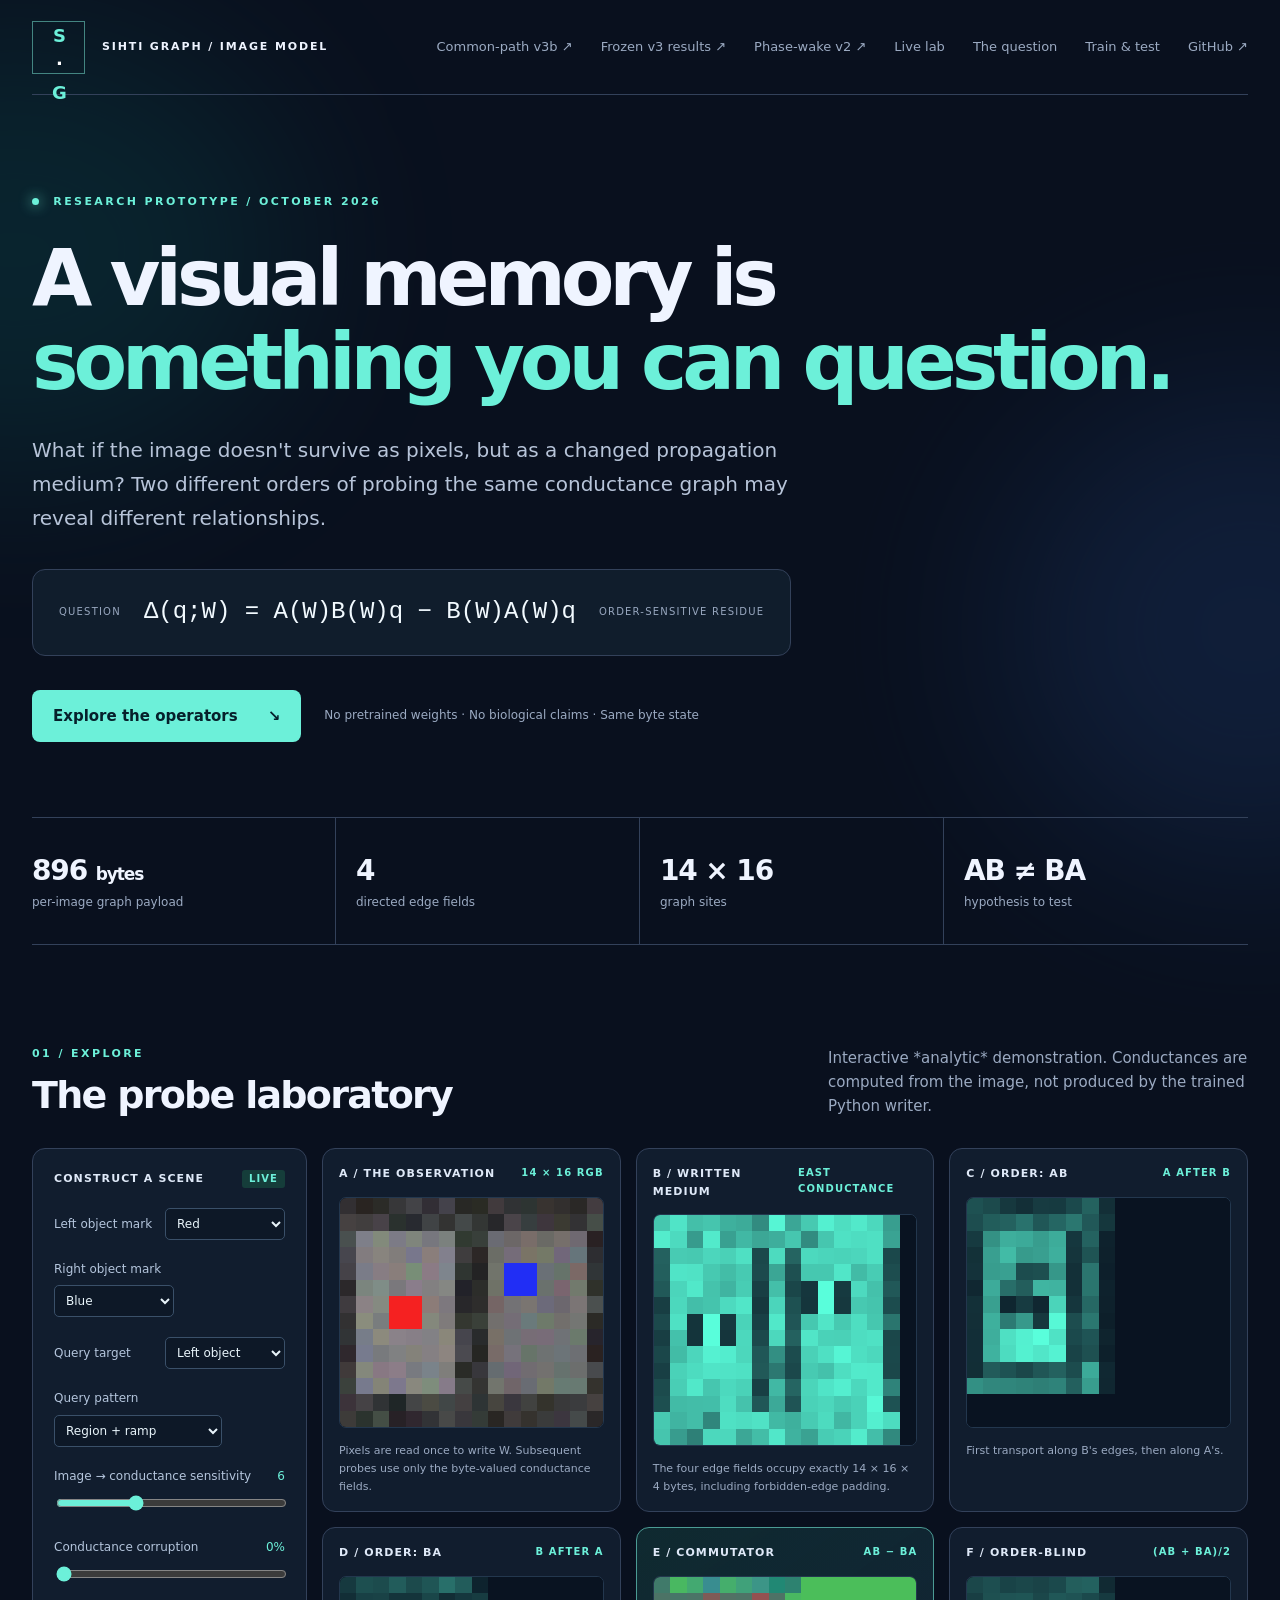
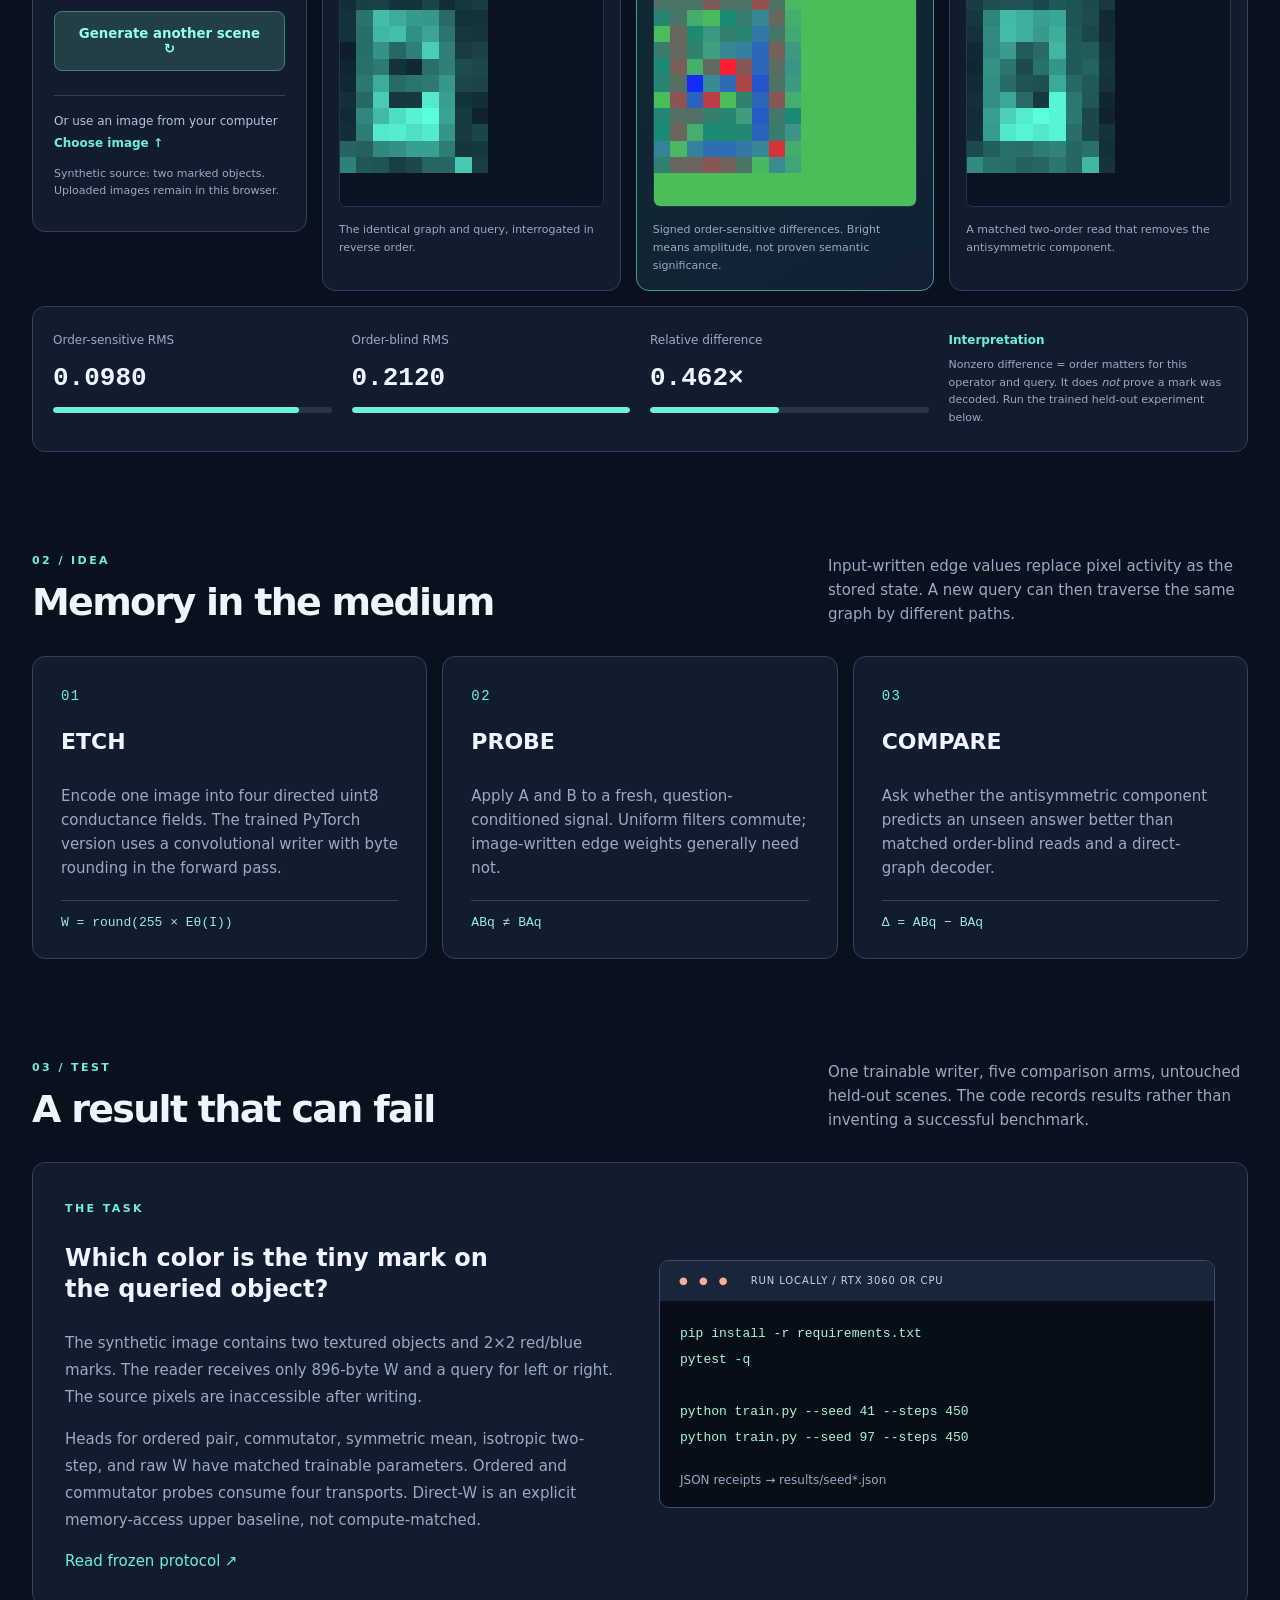
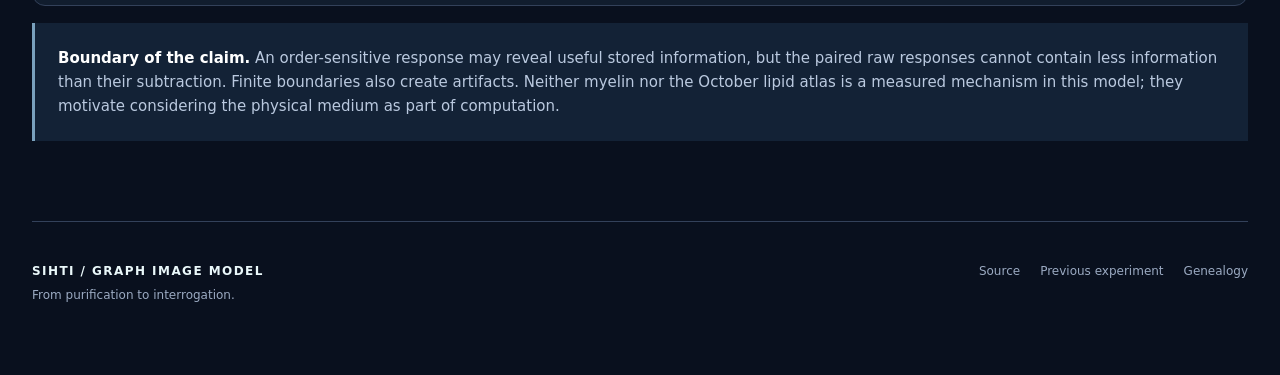
<file: index.html>
<!doctype html>
<html lang="en">
<head>
  <meta charset="utf-8">
  <meta name="viewport" content="width=device-width,initial-scale=1">
  <meta name="theme-color" content="#09101e">
  <title>Sihti Graph Image Model | Questioning a visual memory</title>
  <meta name="description" content="An interactive research lab for order-sensitive probes of image-written conductance memory.">
  <link rel="stylesheet" href="style.css">
</head>
<body>
<div class="orb orb-one"></div><div class="orb orb-two"></div>
<div class="shell">
  <header class="topbar">
    <a href="#" class="brand"><span class="glyph">S<span>·</span>G</span><span>SIHTI GRAPH / IMAGE MODEL</span></a>
    <nav aria-label="Main links"><a href="interferometry.html">Common-path v3b ↗</a><a href="restricted_ports.html">Frozen v3 results ↗</a><a href="speedzones.html">Phase-wake v2 ↗</a><a href="#lab">Live lab</a><a href="#theory">The question</a><a href="#experiment">Train & test</a><a href="https://github.com/anttiluode/SihtiGrapImageModel" target="_blank" rel="noreferrer">GitHub ↗</a></nav>
  </header>

  <section class="hero">
    <div class="eyebrow"><span class="dot"></span> RESEARCH PROTOTYPE / OCTOBER 2026</div>
    <h1>A visual memory is<br><em>something you can question.</em></h1>
    <p class="lead">What if the image doesn't survive as pixels, but as a changed propagation medium? Two different orders of probing the same conductance graph may reveal different relationships.</p>
    <div class="formula"><span>QUESTION</span><strong>Δ(q;W) = A(W)B(W)q − B(W)A(W)q</strong><span>ORDER-SENSITIVE RESIDUE</span></div>
    <div class="herofoot"><a class="action" href="#lab">Explore the operators <span>↘</span></a><span>No pretrained weights · No biological claims · Same byte state</span></div>
  </section>

  <section class="stats" aria-label="Representation specifications">
    <div><b>896 <small>bytes</small></b><span>per-image graph payload</span></div>
    <div><b>4</b><span>directed edge fields</span></div>
    <div><b>14 × 16</b><span>graph sites</span></div>
    <div><b>AB ≠ BA</b><span>hypothesis to test</span></div>
  </section>

  <section class="section" id="lab">
    <div class="sectionheader"><div><span class="kicker">01 / EXPLORE</span><h2>The probe laboratory</h2></div><p>Interactive *analytic* demonstration. Conductances are computed from the image, not produced by the trained Python writer.</p></div>
    <div class="labgrid">
      <aside class="controls panel">
        <div class="paneltitle">CONSTRUCT A SCENE <span class="live">LIVE</span></div>
        <label for="colorLeft">Left object mark <select id="colorLeft"><option value="red">Red</option><option value="blue">Blue</option></select></label>
        <label for="colorRight">Right object mark <select id="colorRight"><option value="blue">Blue</option><option value="red">Red</option></select></label>
        <label for="side">Query target <select id="side"><option value="left">Left object</option><option value="right">Right object</option></select></label>
        <label for="probe">Query pattern <select id="probe"><option value="region">Region + ramp</option><option value="global">Global field + ramp</option><option value="impulse">Local impulse + ramp</option></select></label>
        <label for="beta">Image → conductance sensitivity <output id="betaValue">6</output></label>
        <input type="range" min="1" max="16" step="1" value="6" id="beta">
        <label for="corrupt">Conductance corruption <output id="corruptValue">0%</output></label>
        <input type="range" min="0" max="70" step="5" value="0" id="corrupt">
        <button class="btn" id="newScene" type="button">Generate another scene ↻</button>
        <label class="upload" for="upload">Or use an image from your computer <span>Choose image ↑</span></label>
        <input type="file" id="upload" accept="image/*">
        <p class="hint" id="modeLabel">Synthetic source: two marked objects. Uploaded images remain in this browser.</p>
      </aside>
      <div class="observations">
        <article class="panel preview"><div class="paneltitle">A / THE OBSERVATION <span>14 × 16 RGB</span></div><canvas id="scene" width="16" height="14" aria-label="Original tiny image"></canvas><p>Pixels are read once to write W. Subsequent probes use only the byte-valued conductance fields.</p></article>
        <article class="panel preview"><div class="paneltitle">B / WRITTEN MEDIUM <span>EAST CONDUCTANCE</span></div><canvas id="edges" width="16" height="14" aria-label="Conductance preview"></canvas><p>The four edge fields occupy exactly 14 × 16 × 4 bytes, including forbidden-edge padding.</p></article>
        <article class="panel preview"><div class="paneltitle">C / ORDER: AB <span>A AFTER B</span></div><canvas id="ab" width="16" height="14" aria-label="AB response"></canvas><p>First transport along B's edges, then along A's.</p></article>
        <article class="panel preview"><div class="paneltitle">D / ORDER: BA <span>B AFTER A</span></div><canvas id="ba" width="16" height="14" aria-label="BA response"></canvas><p>The identical graph and query, interrogated in reverse order.</p></article>
        <article class="panel preview emphasize"><div class="paneltitle">E / COMMUTATOR <span>AB − BA</span></div><canvas id="comm" width="16" height="14" aria-label="Commutator difference"></canvas><p>Signed order-sensitive differences. Bright means amplitude, not proven semantic significance.</p></article>
        <article class="panel preview"><div class="paneltitle">F / ORDER-BLIND <span>(AB + BA)/2</span></div><canvas id="sym" width="16" height="14" aria-label="Order-blind mean"></canvas><p>A matched two-order read that removes the antisymmetric component.</p></article>
      </div>
    </div>
    <div class="metrics panel">
      <div class="meter"><span>Order-sensitive RMS</span><strong id="commEnergy">—</strong><div class="track"><i id="commBar"></i></div></div>
      <div class="meter"><span>Order-blind RMS</span><strong id="symEnergy">—</strong><div class="track"><i id="symBar"></i></div></div>
      <div class="meter"><span>Relative difference</span><strong id="ratio">—</strong><div class="track"><i id="ratioBar"></i></div></div>
      <div class="meter note"><b>Interpretation</b><p>Nonzero difference = order matters for this operator and query. It does <em>not</em> prove a mark was decoded. Run the trained held-out experiment below.</p></div>
    </div>
  </section>

  <section class="section" id="theory">
    <div class="sectionheader"><div><span class="kicker">02 / IDEA</span><h2>Memory in the medium</h2></div><p>Input-written edge values replace pixel activity as the stored state. A new query can then traverse the same graph by different paths.</p></div>
    <div class="three">
      <div class="panel theory"><div class="num">01</div><h3>ETCH</h3><p>Encode one image into four directed uint8 conductance fields. The trained PyTorch version uses a convolutional writer with byte rounding in the forward pass.</p><code>W = round(255 × Eθ(I))</code></div>
      <div class="panel theory"><div class="num">02</div><h3>PROBE</h3><p>Apply A and B to a fresh, question-conditioned signal. Uniform filters commute; image-written edge weights generally need not.</p><code>ABq  ≠  BAq</code></div>
      <div class="panel theory"><div class="num">03</div><h3>COMPARE</h3><p>Ask whether the antisymmetric component predicts an unseen answer better than matched order-blind reads and a direct-graph decoder.</p><code>Δ = ABq − BAq</code></div>
    </div>
  </section>

  <section class="section" id="experiment">
    <div class="sectionheader"><div><span class="kicker">03 / TEST</span><h2>A result that can fail</h2></div><p>One trainable writer, five comparison arms, untouched held-out scenes. The code records results rather than inventing a successful benchmark.</p></div>
    <div class="bench panel">
      <div class="benchtext"><span class="kicker">THE TASK</span><h3>Which color is the tiny mark on the queried object?</h3><p>The synthetic image contains two textured objects and 2×2 red/blue marks. The reader receives only 896-byte W and a query for left or right. The source pixels are inaccessible after writing.</p><p>Heads for ordered pair, commutator, symmetric mean, isotropic two-step, and raw W have matched trainable parameters. Ordered and commutator probes consume four transports. Direct-W is an explicit memory-access upper baseline, not compute-matched.</p><a href="https://github.com/anttiluode/SihtiGrapImageModel/blob/main/PROTOCOL.md" target="_blank" rel="noreferrer">Read frozen protocol ↗</a></div>
      <div class="terminal"><div class="terminaltitle"><span>● ● ●</span> RUN LOCALLY / RTX 3060 OR CPU</div><pre>pip install -r requirements.txt
pytest -q

python train.py --seed 41 --steps 450
python train.py --seed 97 --steps 450</pre><p>JSON receipts → results/seed*.json</p></div>
    </div>
    <div class="caveat"><strong>Boundary of the claim.</strong> An order-sensitive response may reveal useful stored information, but the paired raw responses cannot contain less information than their subtraction. Finite boundaries also create artifacts. Neither myelin nor the October lipid atlas is a measured mechanism in this model; they motivate considering the physical medium as part of computation.</div>
  </section>

  <footer><div><b>SIHTI / GRAPH IMAGE MODEL</b><p>From purification to interrogation.</p></div><div><a href="https://github.com/anttiluode/SihtiGrapImageModel">Source</a><a href="https://github.com/anttiluode/SihtiResponseGraph">Previous experiment</a><a href="https://github.com/anttiluode/Genealogy">Genealogy</a></div></footer>
</div>
<script src="app.js"></script>
</body></html>
</file>
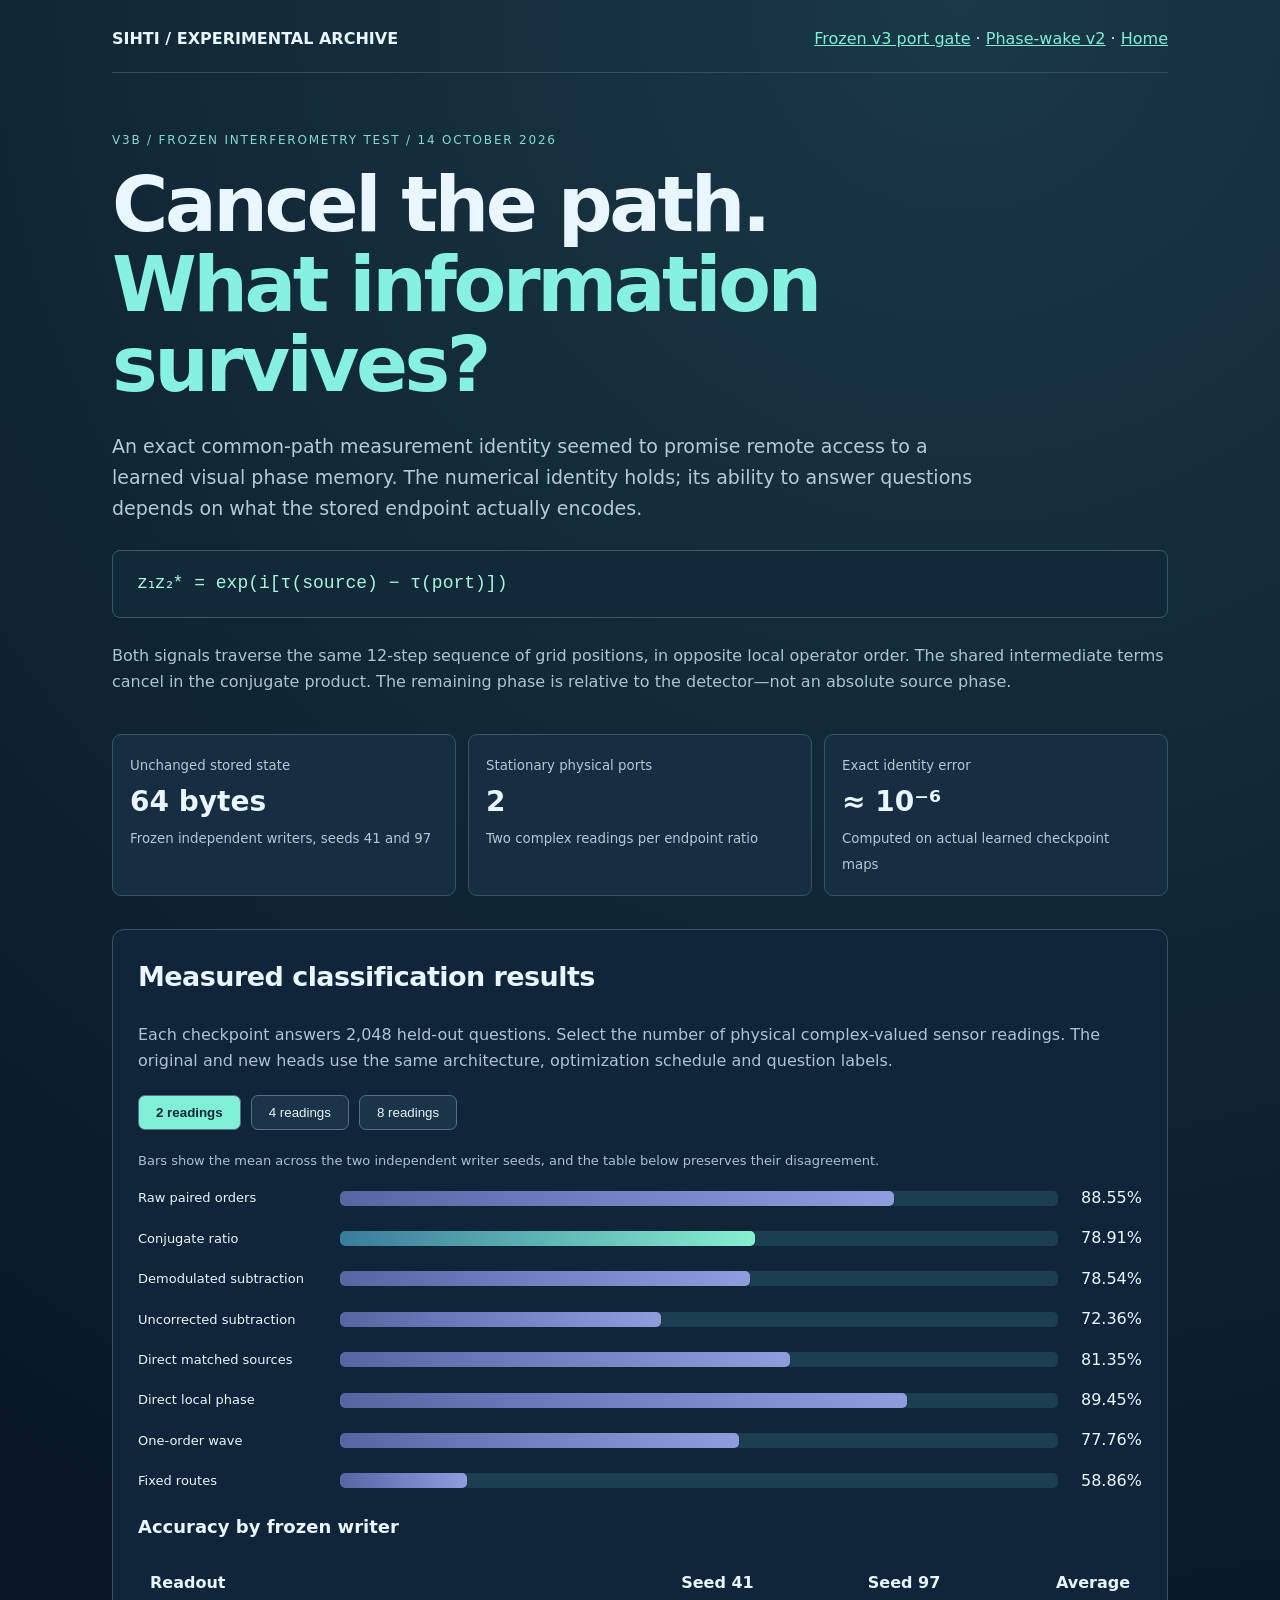
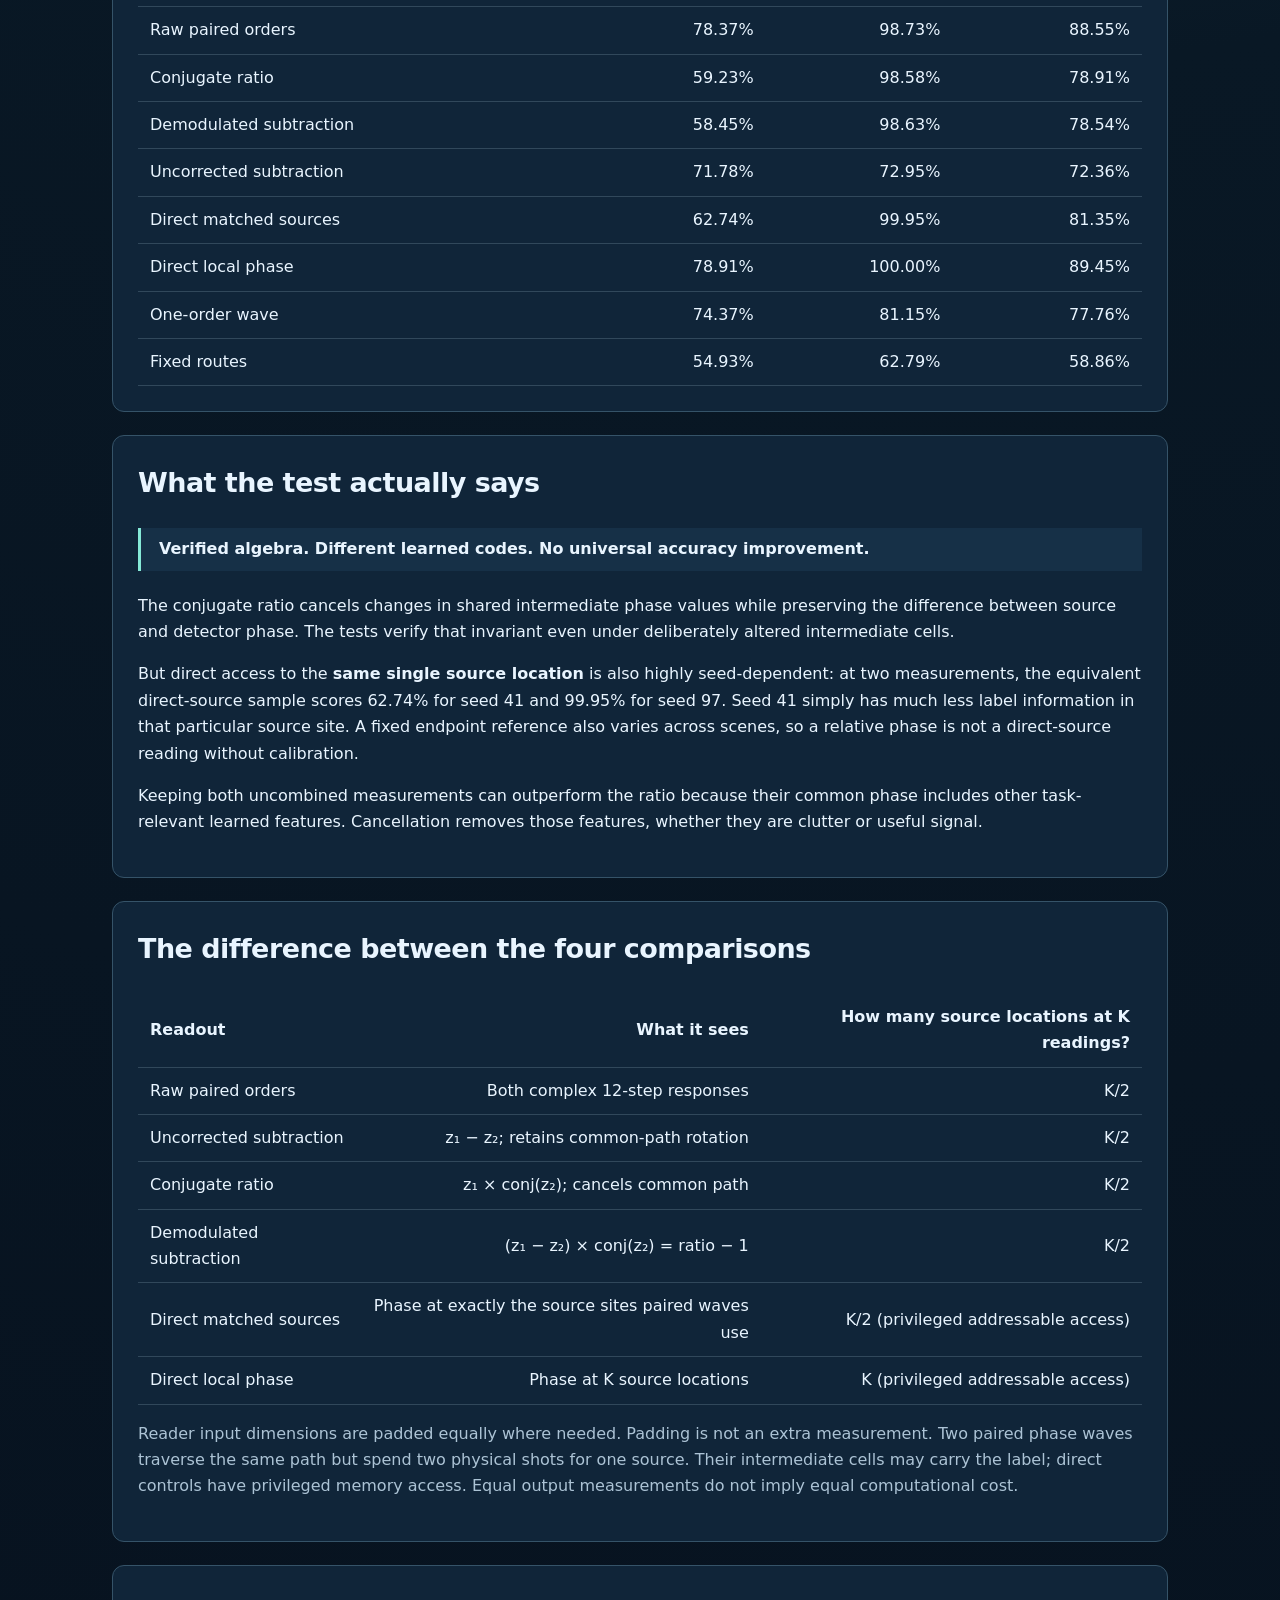
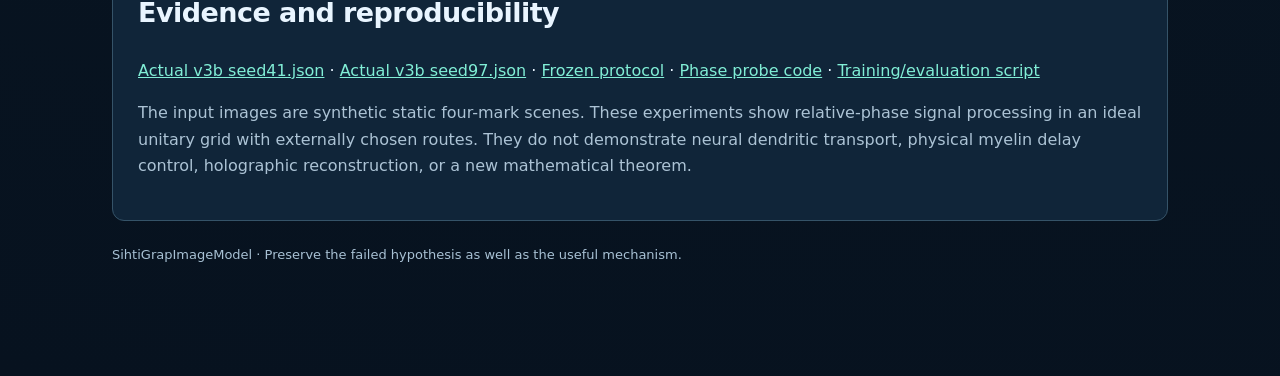
<file: interferometry.html>
<!doctype html>
<html lang="en"><head><meta charset="utf-8"/><meta name="viewport" content="width=device-width, initial-scale=1"/>
<title>Sihti · Common-path interferometric readout</title><style>
:root{color-scheme:dark;font-family:Inter,system-ui,Arial,sans-serif}*{box-sizing:border-box}
body{margin:0;color:#e9f5ff;background:radial-gradient(circle at 75% 0%,#1a3847,#091825 45%,#07121f 100%);line-height:1.65}
main{max-width:1100px;margin:0 auto;padding:26px 22px 110px}a{color:#81eed6}nav{display:flex;justify-content:space-between;align-items:center;flex-wrap:wrap;gap:16px;border-bottom:1px solid #334e5e;padding-bottom:20px}
h1{font-size:clamp(42px,6vw,78px);line-height:1.04;letter-spacing:-.045em;max-width:990px;margin:14px 0 26px}h1 em{color:#86f1de;font-style:normal}
h2{font-size:27px;letter-spacing:-.02em}h3{font-size:18px}.eyebrow{letter-spacing:.15em;text-transform:uppercase;color:#85d9d2;font-size:12px}
.intro{font-size:19px;max-width:890px;color:#b4c9db}.equation{overflow-x:auto;font:18px/1.55 ui-monospace,Consolas,monospace;background:#12293a;border:1px solid #385b69;border-radius:8px;padding:19px 24px;margin:25px 0;color:#a4f7dd}
.panel{background:#102539;border:1px solid #355368;border-radius:12px;padding:25px;margin:23px 0}.panel>h2{margin-top:0}.muted{color:#acc3d5}.facts{display:grid;grid-template-columns:repeat(3,minmax(0,1fr));gap:12px;margin:33px 0}
.fact{border:1px solid #385469;background:#162d42;padding:17px;border-radius:9px}.fact strong{font-size:28px;display:block}.fact small{color:#b5c6d5}
.selector{display:flex;flex-wrap:wrap;gap:10px;margin:20px 0}.selector button{border:1px solid #547081;background:#1b3449;padding:9px 17px;color:#e5f3f7;cursor:pointer;border-radius:7px}.selector button[aria-pressed=true]{background:#81eed6;color:#082b36;font-weight:700}
.bar-row{display:grid;grid-template-columns:190px 1fr 72px;align-items:center;gap:12px;margin:14px 0}.bar-frame{height:15px;border-radius:5px;background:#1c3e51;overflow:hidden}
.bar-fill{height:100%;background:linear-gradient(90deg,#397c9b,#85efce);border-radius:5px}
.bar-row.secondary .bar-fill{background:linear-gradient(90deg,#5666a3,#909ddd)}.bar-label{font-size:13px}.bar-num{text-align:right;font-variant-numeric:tabular-nums}
.table-scroller{overflow-x:auto}table{width:100%;border-collapse:collapse}th,td{padding:10px 12px;border-bottom:1px solid #31485b;text-align:left}td:not(:first-child),th:not(:first-child){text-align:right;font-variant-numeric:tabular-nums}
.note{border-left:3px solid #85e9d7;padding:8px 18px;margin:22px 0;background:#163047}.compact{font-size:13px;color:#a8c1d4}
@media(max-width:680px){.facts{grid-template-columns:1fr}.panel{padding:16px}.bar-row{grid-template-columns:124px 1fr 62px;gap:7px}.bar-label{font-size:11px}.equation{font-size:13px}}
</style></head><body><main>
<nav><b>SIHTI / EXPERIMENTAL ARCHIVE</b><span><a href="restricted_ports.html">Frozen v3 port gate</a> · <a href="speedzones.html">Phase-wake v2</a> · <a href="index.html">Home</a></span></nav>
<header style="margin:58px 0 39px"><div class="eyebrow">V3b / FROZEN INTERFEROMETRY TEST / 14 OCTOBER 2026</div>
<h1>Cancel the path.<br/><em>What information survives?</em></h1>
<p class="intro">An exact common-path measurement identity seemed to promise remote access to a learned visual phase memory. The numerical identity holds; its ability to answer questions depends on what the stored endpoint actually encodes.</p>
<div class="equation">z₁z₂* = exp(i[τ(source) − τ(port)])</div>
<p class="muted">Both signals traverse the same 12-step sequence of grid positions, in opposite local operator order. The shared intermediate terms cancel in the conjugate product. The remaining phase is relative to the detector—not an absolute source phase.</p>
</header>
<div class="facts"><div class="fact"><small>Unchanged stored state</small><strong>64 bytes</strong><small>Frozen independent writers, seeds 41 and 97</small></div>
<div class="fact"><small>Stationary physical ports</small><strong>2</strong><small>Two complex readings per endpoint ratio</small></div>
<div class="fact"><small>Exact identity error</small><strong>≈ 10⁻⁶</strong><small>Computed on actual learned checkpoint maps</small></div></div>
<section class="panel"><h2>Measured classification results</h2>
<p class="muted">Each checkpoint answers 2,048 held-out questions. Select the number of physical complex-valued sensor readings. The original and new heads use the same architecture, optimization schedule and question labels.</p>
<div class="selector"><button aria-pressed="true" data-budget="2">2 readings</button><button aria-pressed="false" data-budget="4">4 readings</button><button aria-pressed="false" data-budget="8">8 readings</button></div>
<p class="compact">Bars show the mean across the two independent writer seeds, and the table below preserves their disagreement.</p>
<div id="bars"><p>Loading recorded checkpoint measurements…</p></div>
<h3>Accuracy by frozen writer</h3><div class="table-scroller"><table><thead><tr><th>Readout</th><th>Seed 41</th><th>Seed 97</th><th>Average</th></tr></thead><tbody id="rows"><tr><td colspan="4">Loading JSON…</td></tr></tbody></table></div>
</section>
<section class="panel"><h2>What the test actually says</h2><div class="note"><b>Verified algebra. Different learned codes. No universal accuracy improvement.</b></div>
<p>The conjugate ratio cancels changes in shared intermediate phase values while preserving the difference between source and detector phase. The tests verify that invariant even under deliberately altered intermediate cells.</p>
<p>But direct access to the <b>same single source location</b> is also highly seed-dependent: at two measurements, the equivalent direct-source sample scores 62.74% for seed 41 and 99.95% for seed 97. Seed 41 simply has much less label information in that particular source site. A fixed endpoint reference also varies across scenes, so a relative phase is not a direct-source reading without calibration.</p>
<p>Keeping both uncombined measurements can outperform the ratio because their common phase includes other task-relevant learned features. Cancellation removes those features, whether they are clutter or useful signal.</p></section>
<section class="panel"><h2>The difference between the four comparisons</h2>
<div class="table-scroller"><table><thead><tr><th>Readout</th><th>What it sees</th><th>How many source locations at K readings?</th></tr></thead><tbody>
<tr><td>Raw paired orders</td><td>Both complex 12-step responses</td><td>K/2</td></tr>
<tr><td>Uncorrected subtraction</td><td>z₁ − z₂; retains common-path rotation</td><td>K/2</td></tr>
<tr><td>Conjugate ratio</td><td>z₁ × conj(z₂); cancels common path</td><td>K/2</td></tr>
<tr><td>Demodulated subtraction</td><td>(z₁ − z₂) × conj(z₂) = ratio − 1</td><td>K/2</td></tr>
<tr><td>Direct matched sources</td><td>Phase at exactly the source sites paired waves use</td><td>K/2 (privileged addressable access)</td></tr>
<tr><td>Direct local phase</td><td>Phase at K source locations</td><td>K (privileged addressable access)</td></tr>
</tbody></table></div>
<p class="muted">Reader input dimensions are padded equally where needed. Padding is not an extra measurement. Two paired phase waves traverse the same path but spend two physical shots for one source. Their intermediate cells may carry the label; direct controls have privileged memory access. Equal output measurements do not imply equal computational cost.</p></section>
<section class="panel"><h2>Evidence and reproducibility</h2><p><a href="results/interferometry/seed41.json">Actual v3b seed41.json</a> · <a href="results/interferometry/seed97.json">Actual v3b seed97.json</a> · <a href="INTERFEROMETRY_PROTOCOL.md">Frozen protocol</a> · <a href="probe_gate.py">Phase probe code</a> · <a href="train_probe_gate.py">Training/evaluation script</a></p><p class="muted">The input images are synthetic static four-mark scenes. These experiments show relative-phase signal processing in an ideal unitary grid with externally chosen routes. They do not demonstrate neural dendritic transport, physical myelin delay control, holographic reconstruction, or a new mathematical theorem.</p></section>
<footer class="compact">SihtiGrapImageModel · Preserve the failed hypothesis as well as the useful mechanism.</footer>
</main><script src="interferometry.js"></script></body></html>
</file>
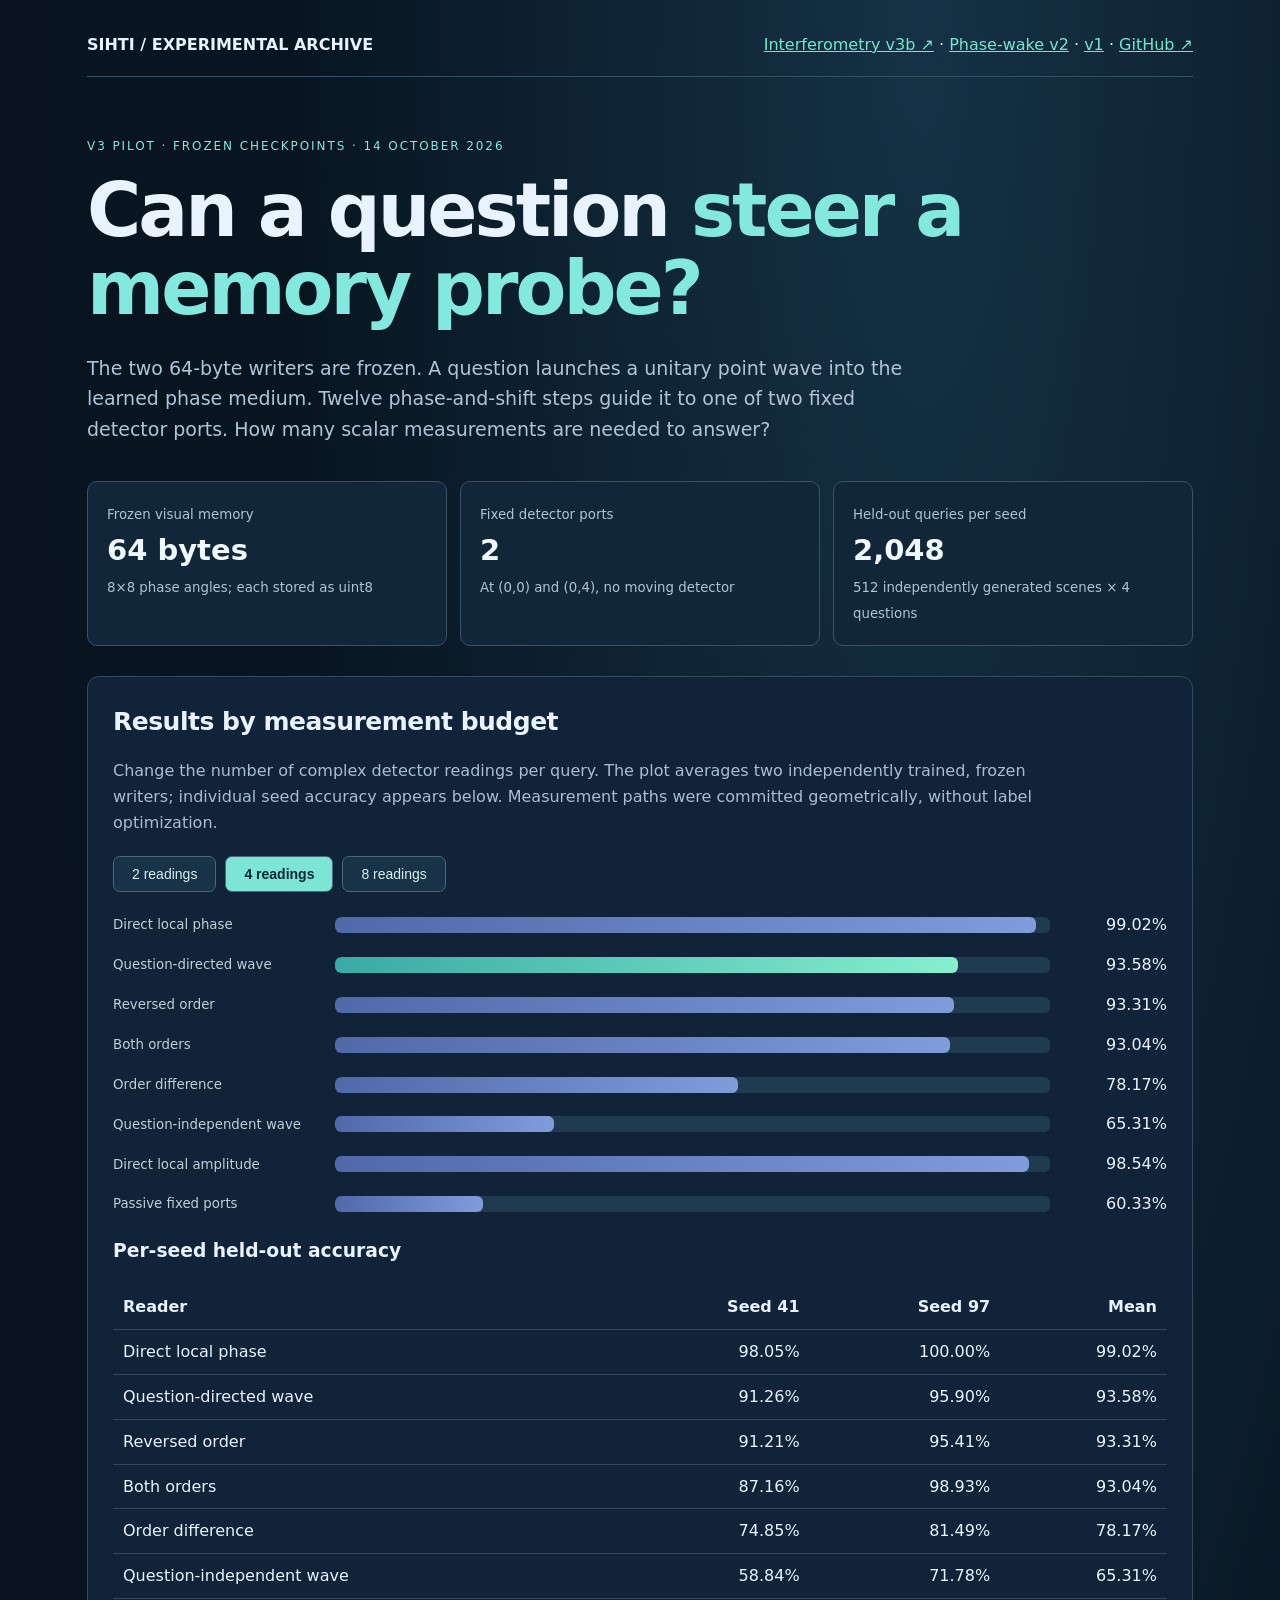
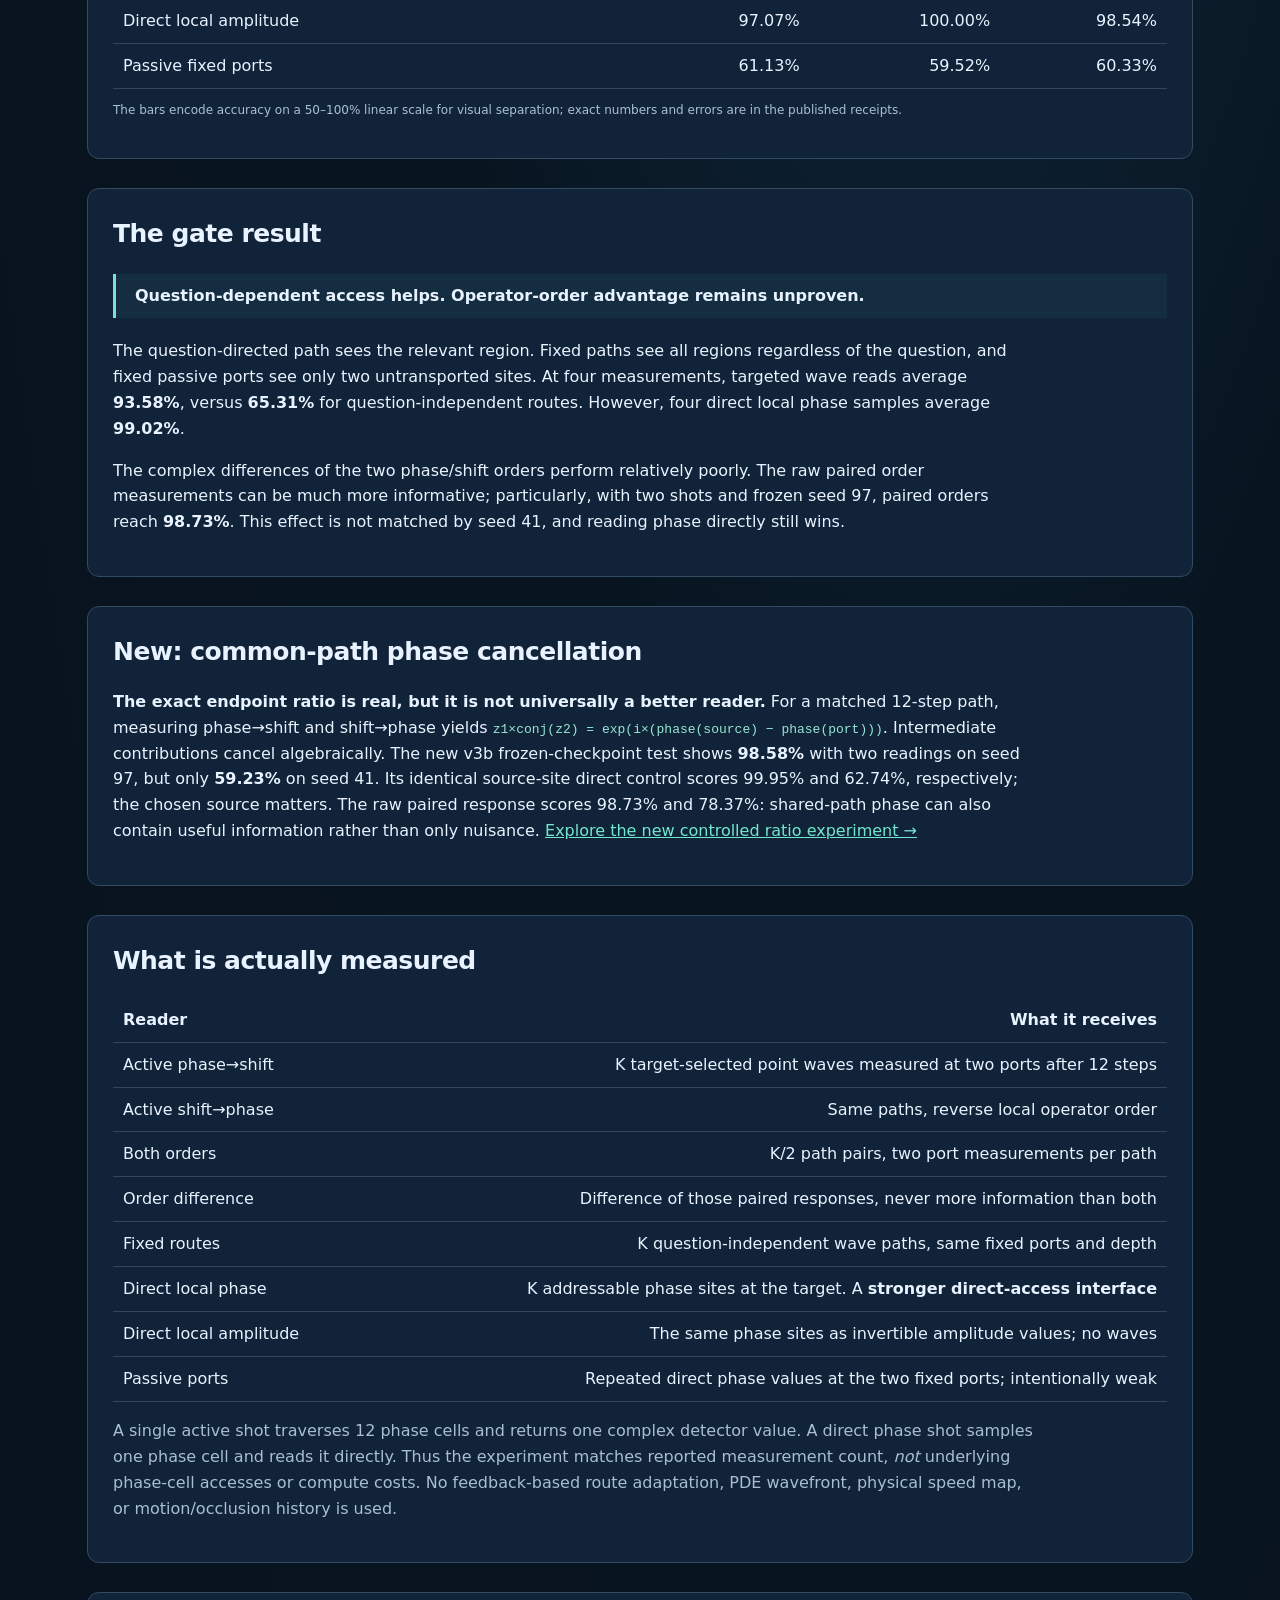
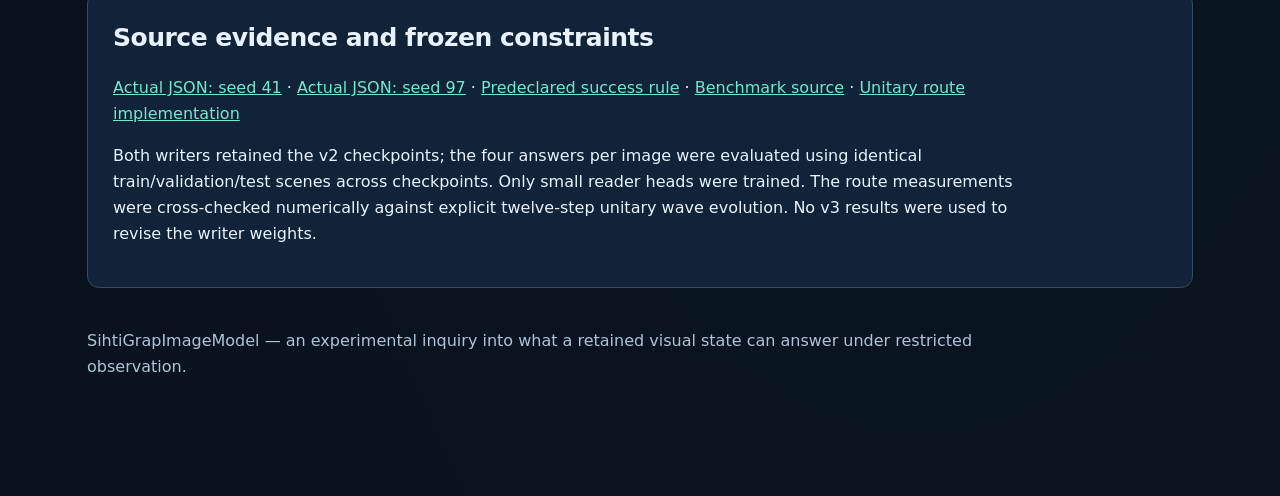
<file: restricted_ports.html>
<!doctype html>
<html lang="en">
<head>
<meta charset="utf-8"><meta name="viewport" content="width=device-width,initial-scale=1">
<title>Sihti · Frozen Two-Port Probe Gate</title>
<style>
:root{color-scheme:dark;font-family:Inter,system-ui,Arial,sans-serif}
*{box-sizing:border-box}body{background:radial-gradient(ellipse at 72% 0%,#153246 0%,#081521 48%,#09121e 100%);color:#e9f3ff;margin:0;line-height:1.62}a{color:#73e7ce}main{max-width:1150px;margin:0 auto;padding:32px 22px 100px}.nav{display:flex;justify-content:space-between;align-items:center;gap:16px;border-bottom:1px solid #345063;padding-bottom:18px;flex-wrap:wrap}.eyebrow{font-size:12px;letter-spacing:.16em;text-transform:uppercase;color:#83e8dd}h1{font-size:clamp(42px,6vw,74px);max-width:930px;line-height:1.05;letter-spacing:-.04em;margin:16px 0 25px}h1 em{color:#83e8dd;font-style:normal}.intro{font-size:19px;max-width:850px;color:#b1c4d6}.stats{display:grid;grid-template-columns:repeat(3,1fr);gap:13px;margin:36px 0 30px}.stat{background:#12263a;border:1px solid #395265;padding:19px;border-radius:10px}.stat strong{display:block;font-size:29px;color:#eefaff}.stat small{color:#aec4d4}.panel{margin:29px 0;padding:25px;border-radius:12px;border:1px solid #324b61;background:#102338}.panel h2{font-size:25px;letter-spacing:-.02em;margin:0 0 16px}.muted{color:#a9bed2}.controls{display:flex;flex-wrap:wrap;align-items:center;gap:9px;margin:20px 0}.controls button{border:1px solid #486a7a;background:#183247;color:#d7eff1;padding:9px 18px;border-radius:7px;cursor:pointer;font-size:14px}.controls button[aria-pressed=true]{background:#7ce5d6;color:#062731;font-weight:750}.plot-row{display:grid;grid-template-columns:210px 1fr 105px;gap:12px;align-items:center;margin:14px 0}.bar{background:#203b50;border-radius:6px;height:16px;overflow:hidden}.bar>div{height:100%;border-radius:6px;background:linear-gradient(90deg,#39aaa5,#86efce)}.bar>div.alt{background:linear-gradient(90deg,#5069a8,#809cda)}.score{font-variant-numeric:tabular-nums;text-align:right}.plot-row small{color:#bfd0da}.data-table{width:100%;border-collapse:collapse;font-variant-numeric:tabular-nums}td,th{padding:9px 10px;border-bottom:1px solid #32475a;text-align:left}td:nth-child(n+2),th:nth-child(n+2){text-align:right}.scroll{overflow-x:auto}code{color:#97e7d4}p{max-width:920px}.callout{border-left:3px solid #77e4d2;padding:9px 19px;background:#152d41;margin:20px 0}.foot{margin-top:40px;color:#adc4d6}.fine{font-size:12px;color:#abc0d4}@media(max-width:680px){.stats{grid-template-columns:1fr}.plot-row{grid-template-columns:125px minmax(0,1fr) 67px;gap:7px;font-size:12px}.panel{padding:16px}}
</style>
</head>
<body><main>
<nav class="nav"><strong>SIHTI / EXPERIMENTAL ARCHIVE</strong><span><a href="interferometry.html">Interferometry v3b ↗</a> · <a href="speedzones.html">Phase-wake v2</a> · <a href="index.html">v1</a> · <a href="https://github.com/anttiluode/SihtiGrapImageModel">GitHub ↗</a></span></nav>
<section style="margin:60px 0 36px"><div class="eyebrow">V3 PILOT · FROZEN CHECKPOINTS · 14 OCTOBER 2026</div><h1>Can a question <em>steer a memory probe?</em></h1>
<p class="intro">The two 64-byte writers are frozen. A question launches a unitary point wave into the learned phase medium. Twelve phase-and-shift steps guide it to one of two fixed detector ports. How many scalar measurements are needed to answer?</p></section>
<section class="stats"><div class="stat"><small>Frozen visual memory</small><strong>64 bytes</strong><small>8×8 phase angles; each stored as uint8</small></div><div class="stat"><small>Fixed detector ports</small><strong>2</strong><small>At (0,0) and (0,4), no moving detector</small></div><div class="stat"><small>Held-out queries per seed</small><strong>2,048</strong><small>512 independently generated scenes × 4 questions</small></div></section>
<section class="panel"><h2>Results by measurement budget</h2><p class="muted">Change the number of complex detector readings per query. The plot averages two independently trained, frozen writers; individual seed accuracy appears below. Measurement paths were committed geometrically, without label optimization.</p>
<div class="controls"><button id="budget2" data-k="2" aria-pressed="false">2 readings</button><button id="budget4" data-k="4" aria-pressed="true">4 readings</button><button id="budget8" data-k="8" aria-pressed="false">8 readings</button></div>
<div id="plot"><p>Loading the numerical receipts…</p></div>
<h3>Per-seed held-out accuracy</h3><div class="scroll"><table class="data-table"><thead><tr><th>Reader</th><th>Seed 41</th><th>Seed 97</th><th>Mean</th></tr></thead><tbody id="scoreRows"><tr><td colspan="4">Loading…</td></tr></tbody></table></div>
<p class="fine">The bars encode accuracy on a 50–100% linear scale for visual separation; exact numbers and errors are in the published receipts.</p></section>
<section class="panel"><h2>The gate result</h2><div class="callout"><strong>Question-dependent access helps. Operator-order advantage remains unproven.</strong></div><p>The question-directed path sees the relevant region. Fixed paths see all regions regardless of the question, and fixed passive ports see only two untransported sites. At four measurements, targeted wave reads average <strong>93.58%</strong>, versus <strong>65.31%</strong> for question-independent routes. However, four direct local phase samples average <strong>99.02%</strong>.</p><p>The complex differences of the two phase/shift orders perform relatively poorly. The raw paired order measurements can be much more informative; particularly, with two shots and frozen seed 97, paired orders reach <strong>98.73%</strong>. This effect is not matched by seed 41, and reading phase directly still wins.</p></section>
<section class="panel"><h2>New: common-path phase cancellation</h2>
<p><strong>The exact endpoint ratio is real, but it is not universally a better reader.</strong>
For a matched 12-step path, measuring phase→shift and shift→phase yields
<code>z1×conj(z2) = exp(i×(phase(source) − phase(port)))</code>.
Intermediate contributions cancel algebraically. The new v3b frozen-checkpoint
test shows <strong>98.58%</strong> with two readings on seed 97, but only
<strong>59.23%</strong> on seed 41. Its identical source-site direct control
scores 99.95% and 62.74%, respectively; the chosen source matters.
The raw paired response scores 98.73% and 78.37%: shared-path phase
can also contain useful information rather than only nuisance.
<a href="interferometry.html">Explore the new controlled ratio experiment →</a></p></section>
<section class="panel"><h2>What is actually measured</h2><div class="scroll"><table class="data-table"><thead><tr><th>Reader</th><th>What it receives</th></tr></thead><tbody>
<tr><td>Active phase→shift</td><td>K target-selected point waves measured at two ports after 12 steps</td></tr>
<tr><td>Active shift→phase</td><td>Same paths, reverse local operator order</td></tr>
<tr><td>Both orders</td><td>K/2 path pairs, two port measurements per path</td></tr>
<tr><td>Order difference</td><td>Difference of those paired responses, never more information than both</td></tr>
<tr><td>Fixed routes</td><td>K question-independent wave paths, same fixed ports and depth</td></tr>
<tr><td>Direct local phase</td><td>K addressable phase sites at the target. A <strong>stronger direct-access interface</strong></td></tr>
<tr><td>Direct local amplitude</td><td>The same phase sites as invertible amplitude values; no waves</td></tr>
<tr><td>Passive ports</td><td>Repeated direct phase values at the two fixed ports; intentionally weak</td></tr>
</tbody></table></div><p class="muted">A single active shot traverses 12 phase cells and returns one complex detector value. A direct phase shot samples one phase cell and reads it directly. Thus the experiment matches reported measurement count, <em>not</em> underlying phase-cell accesses or compute costs. No feedback-based route adaptation, PDE wavefront, physical speed map, or motion/occlusion history is used.</p></section>
<section class="panel"><h2>Source evidence and frozen constraints</h2><p><a href="results/restricted_ports/seed41.json">Actual JSON: seed 41</a> · <a href="results/restricted_ports/seed97.json">Actual JSON: seed 97</a> · <a href="FROZEN_PORT_PROTOCOL.md">Predeclared success rule</a> · <a href="train_probe_gate.py">Benchmark source</a> · <a href="probe_gate.py">Unitary route implementation</a></p>
<p>Both writers retained the v2 checkpoints; the four answers per image were evaluated using identical train/validation/test scenes across checkpoints. Only small reader heads were trained. The route measurements were cross-checked numerically against explicit twelve-step unitary wave evolution. No v3 results were used to revise the writer weights.</p></section>
<p class="foot">SihtiGrapImageModel — an experimental inquiry into what a retained visual state can answer under restricted observation.</p>
</main><script src="restricted_ports.js"></script></body></html>
</file>
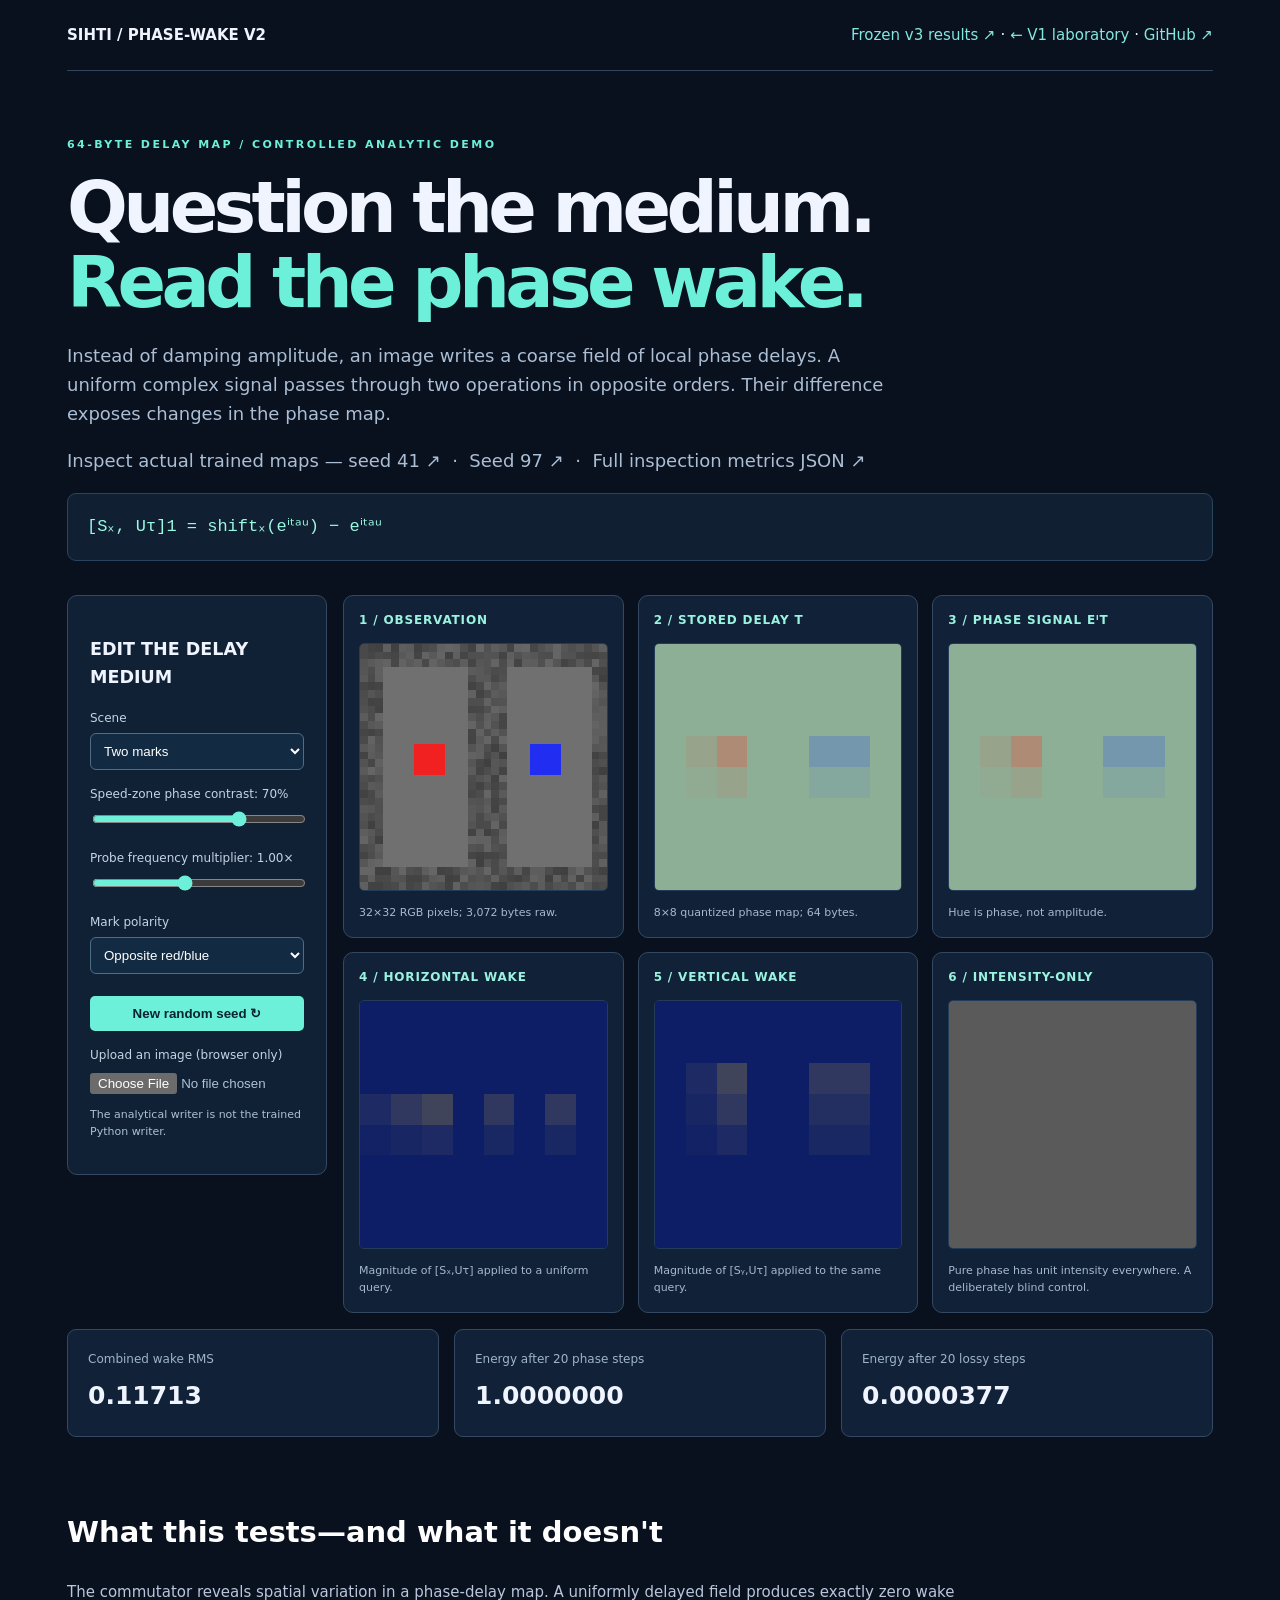
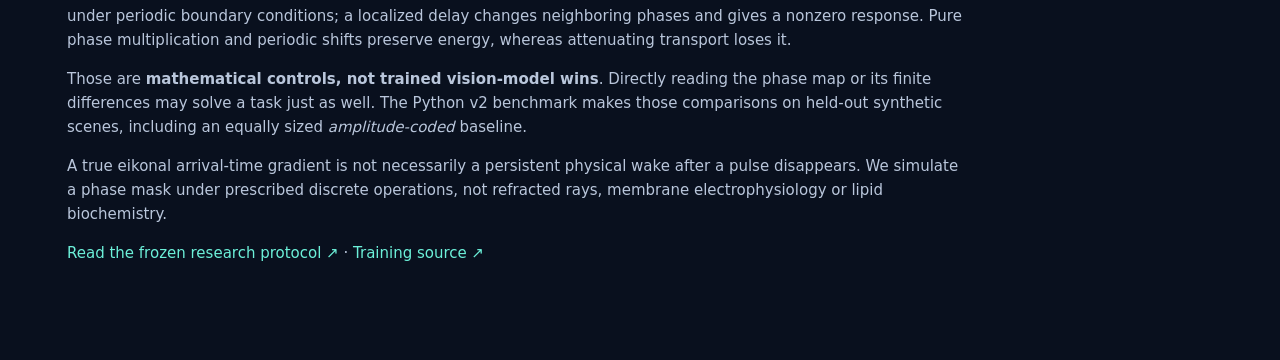
<file: speedzones.html>
<!doctype html>
<html lang="en">
<head>
<meta charset="utf-8"><meta name="viewport" content="width=device-width,initial-scale=1">
<title>Sihti | Phase-Wake Laboratory</title>
<link rel="stylesheet" href="style.css">
<style>
.phase-shell{max-width:1190px;margin:auto;padding:0 22px}
.phase-nav{display:flex;justify-content:space-between;gap:16px;align-items:center;padding:23px 0;border-bottom:1px solid #31465e;flex-wrap:wrap}
.phase-nav a{color:#83e8dd}
.phase-heading{padding:65px 0 34px}
.phase-heading h1{max-width:860px;font-size:clamp(39px,5.6vw,75px);line-height:1.05;margin:16px 0 22px}
.phase-heading p{max-width:830px;font-size:18px;color:#abbed4}
.phase-equation{font:17px/1.6 ui-monospace,Consolas,monospace;background:#101f32;padding:19px;border:1px solid #29455d;border-radius:9px;overflow-x:auto;color:#9bf8e1}
.lab-layout{display:grid;grid-template-columns:260px minmax(0,1fr);gap:16px}
.lab-options{padding:22px;border:1px solid #344961;border-radius:10px;background:#102136;align-self:start}
.lab-options label{display:block;color:#c6d3e3;margin:15px 0 5px;font-size:12px}
.lab-options select,.lab-options input[type=range]{width:100%}
.lab-options select{padding:9px;background:#132b42;color:#fff;border:1px solid #4e6e84;border-radius:6px}
.lab-options input{accent-color:#6cf0d9}
.lab-options input[type=file]{width:100%;color:#adc3d4}
.lab-options button{margin-top:22px;padding:10px 13px;width:100%;cursor:pointer;border:0;border-radius:5px;background:#6cf0d9;color:#092334;font-weight:700}
.phases{display:grid;grid-template-columns:repeat(3,minmax(0,1fr));gap:14px}
.phase-card{min-width:0;border-radius:10px;border:1px solid #344961;padding:15px;background:#112238}
.phase-card h3{font-size:12px;letter-spacing:.07em;color:#9af2df;text-transform:uppercase;margin:0}
.phase-card p{font-size:11px;color:#a5b9ce;margin-bottom:0}
.phase-card canvas{display:block;width:100%;aspect-ratio:1;image-rendering:pixelated;margin:13px 0;border:1px solid #233c59;border-radius:5px}
.meter-panels{display:grid;grid-template-columns:repeat(3,1fr);gap:15px;margin-top:16px}
.meter-panel{background:#112238;border:1px solid #344961;border-radius:9px;padding:20px}
.meter-panel span{display:block;font-size:12px;color:#9eb4ca}
.meter-panel strong{display:block;font-size:25px;font-variant-numeric:tabular-nums;margin-top:7px}
.phase-notes{max-width:900px;padding:48px 0 80px;color:#b9c6db}
.phase-notes h2{color:white;font-size:29px}
.phase-notes a{color:#6cf0d9}
.phase-notes li{margin:9px 0}
.caption{font-size:11px;color:#acc0d4}
@media(max-width:1000px){.lab-layout{grid-template-columns:1fr}.lab-options{display:grid;grid-template-columns:repeat(2,1fr);gap:8px 18px}.lab-options h3,.lab-options button{grid-column:1/-1}}@media(max-width:690px){.phases{grid-template-columns:repeat(2,minmax(0,1fr))}.meter-panels{grid-template-columns:1fr}.phase-heading{padding-top:35px}.lab-options{display:block}.phase-equation{font-size:12px}}
</style>
</head>
<body>
<div class="phase-shell">
<div class="phase-nav"><strong>SIHTI / PHASE-WAKE V2</strong><div><a href="restricted_ports.html">Frozen v3 results ↗</a> · <a href="index.html">← V1 laboratory</a> · <a href="https://github.com/anttiluode/SihtiGrapImageModel">GitHub ↗</a></div></div>
<section class="phase-heading">
<div class="eyebrow">64-BYTE DELAY MAP / CONTROLLED ANALYTIC DEMO</div>
<h1>Question the medium.<br><em>Read the phase wake.</em></h1>
<p>Instead of damping amplitude, an image writes a coarse field of local phase delays. A uniform complex signal passes through two operations in opposite orders. Their difference exposes changes in the phase map.</p>
<p><a href="checkpoint_inspection/seed41.html">Inspect actual trained maps — seed 41 ↗</a> &nbsp;·&nbsp; <a href="checkpoint_inspection/seed97.html">Seed 97 ↗</a> &nbsp;·&nbsp; <a href="checkpoint_inspection/summary.json">Full inspection metrics JSON ↗</a></p>
<div class="phase-equation">[Sₓ, Uτ]1 = shiftₓ(eⁱᵗᵃᵘ) − eⁱᵗᵃᵘ</div>
</section>
<div class="lab-layout">
<aside class="lab-options">
<h3>EDIT THE DELAY MEDIUM</h3>
<label for="choice">Scene</label>
<select id="choice"><option value="marked">Two marks</option><option value="ring">Slow ring</option><option value="uniform">Uniform delay (null test)</option><option value="noise">Random phase medium</option></select>
<label for="gain">Speed-zone phase contrast: <output id="gainOut">70%</output></label>
<input id="gain" type="range" min="0" max="100" value="70">
<label for="frequency">Probe frequency multiplier: <output id="freqOut">1.00×</output></label>
<input id="frequency" type="range" min="25" max="200" value="100">
<label for="mark">Mark polarity</label>
<select id="mark"><option value="opposite">Opposite red/blue</option><option value="same">Matching red/red</option></select>
<button type="button" id="reroll">New random seed ↻</button>
<label for="file">Upload an image (browser only)</label>
<input id="file" type="file" accept="image/*">
<p class="caption" id="imageInfo">The analytical writer is not the trained Python writer.</p>
</aside>
<div class="phases">
<div class="phase-card"><h3>1 / Observation</h3><canvas id="source" width="32" height="32"></canvas><p>32×32 RGB pixels; 3,072 bytes raw.</p></div>
<div class="phase-card"><h3>2 / Stored delay τ</h3><canvas id="phase" width="8" height="8"></canvas><p>8×8 quantized phase map; 64 bytes.</p></div>
<div class="phase-card"><h3>3 / Phase signal eⁱτ</h3><canvas id="complex" width="8" height="8"></canvas><p>Hue is phase, not amplitude.</p></div>
<div class="phase-card"><h3>4 / Horizontal wake</h3><canvas id="wakeX" width="8" height="8"></canvas><p>Magnitude of [Sₓ,Uτ] applied to a uniform query.</p></div>
<div class="phase-card"><h3>5 / Vertical wake</h3><canvas id="wakeY" width="8" height="8"></canvas><p>Magnitude of [Sᵧ,Uτ] applied to the same query.</p></div>
<div class="phase-card"><h3>6 / Intensity-only</h3><canvas id="blind" width="8" height="8"></canvas><p>Pure phase has unit intensity everywhere. A deliberately blind control.</p></div>
</div>
</div>
<div class="meter-panels">
<div class="meter-panel"><span>Combined wake RMS</span><strong id="wakeValue">—</strong></div>
<div class="meter-panel"><span>Energy after 20 phase steps</span><strong id="unitaryValue">—</strong></div>
<div class="meter-panel"><span>Energy after 20 lossy steps</span><strong id="lossyValue">—</strong></div>
</div>
<section class="phase-notes">
<h2>What this tests—and what it doesn't</h2>
<p>The commutator reveals spatial variation in a phase-delay map. A uniformly delayed field produces exactly zero wake under periodic boundary conditions; a localized delay changes neighboring phases and gives a nonzero response. Pure phase multiplication and periodic shifts preserve energy, whereas attenuating transport loses it.</p>
<p>Those are <strong>mathematical controls, not trained vision-model wins</strong>. Directly reading the phase map or its finite differences may solve a task just as well. The Python v2 benchmark makes those comparisons on held-out synthetic scenes, including an equally sized <em>amplitude-coded</em> baseline.</p>
<p>A true eikonal arrival-time gradient is not necessarily a persistent physical wake after a pulse disappears. We simulate a phase mask under prescribed discrete operations, not refracted rays, membrane electrophysiology or lipid biochemistry.</p>
<p><a href="SPEEDZONE_PROTOCOL.md">Read the frozen research protocol ↗</a> · <a href="https://github.com/anttiluode/SihtiGrapImageModel/blob/main/train_speedzones.py">Training source ↗</a></p>
</section>
</div>
<script src="phase_lab.js"></script>
</body>
</html>
</file>
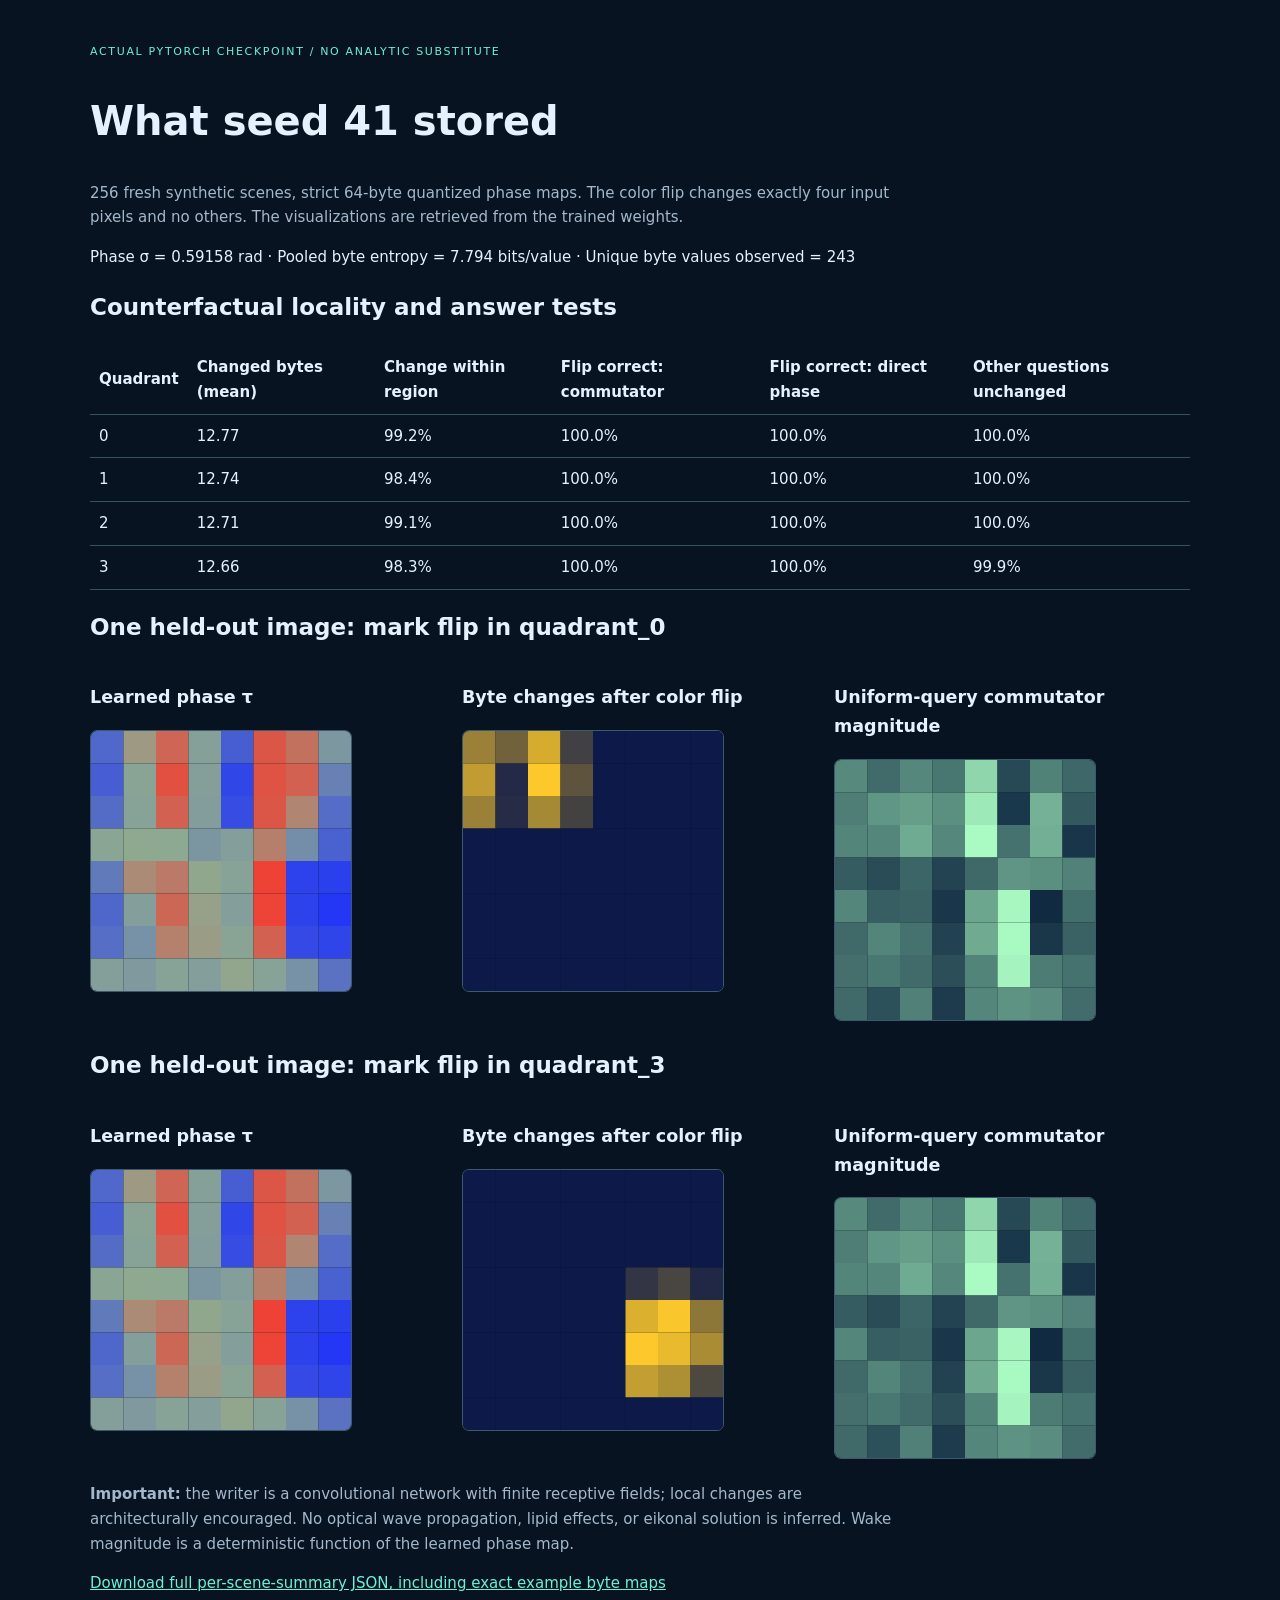
<file: checkpoint_inspection/seed41.html>
<!doctype html><html lang="en"><meta charset="utf-8"><meta name="viewport" content="width=device-width,initial-scale=1"><title>Learned phase maps - seed 41</title>
<style>body{background:#081321;color:#e6f1ff;font:15px/1.65 system-ui;margin:0 auto;padding:32px;max-width:1100px}a{color:#6cf0d9}h1{font-size:40px}h2{font-size:23px}.tiles{display:grid;grid-template-columns:repeat(3,1fr);gap:16px}.tiles div{min-width:0}svg{width:100%;max-width:260px;border:1px solid #3d596e;image-rendering:pixelated;border-radius:7px}table{border-collapse:collapse;width:100%}th,td{text-align:left;padding:9px;border-bottom:1px solid #355}.tag{color:#6cf0d9;letter-spacing:.15em;font-size:11px}.note{color:#a4b8cc;max-width:820px}@media(max-width:640px){.tiles{grid-template-columns:1fr}}</style>
<p class="tag">ACTUAL PYTORCH CHECKPOINT / NO ANALYTIC SUBSTITUTE</p><h1>What seed 41 stored</h1><p class="note">256 fresh synthetic scenes, strict 64-byte quantized phase maps. The color flip changes exactly four input pixels and no others. The visualizations are retrieved from the trained weights.</p>
<p>Phase σ = 0.59158 rad · Pooled byte entropy = 7.794 bits/value · Unique byte values observed = 243</p>
<h2>Counterfactual locality and answer tests</h2><table><thead><tr><th>Quadrant</th><th>Changed bytes (mean)</th><th>Change within region</th><th>Flip correct: commutator</th><th>Flip correct: direct phase</th><th>Other questions unchanged</th></tr></thead><tbody><tr><td>0</td><td>12.77</td><td>99.2%</td><td>100.0%</td><td>100.0%</td><td>100.0%</td></tr><tr><td>1</td><td>12.74</td><td>98.4%</td><td>100.0%</td><td>100.0%</td><td>100.0%</td></tr><tr><td>2</td><td>12.71</td><td>99.1%</td><td>100.0%</td><td>100.0%</td><td>100.0%</td></tr><tr><td>3</td><td>12.66</td><td>98.3%</td><td>100.0%</td><td>100.0%</td><td>99.9%</td></tr></tbody></table>
<section><h2>One held-out image: mark flip in quadrant_0</h2><div class="tiles"><div><h3>Learned phase τ</h3><svg role="img" viewBox="0 0 248 248" xmlns="http://www.w3.org/2000/svg"><rect x="0" y="0" width="31" height="31" fill="rgb(80,103,203)"><title>-0.6635</title></rect><rect x="31" y="0" width="31" height="31" fill="rgb(157,153,130)"><title>0.1647</title></rect><rect x="62" y="0" width="31" height="31" fill="rgb(206,101,85)"><title>0.6824</title></rect><rect x="93" y="0" width="31" height="31" fill="rgb(133,160,153)"><title>-0.0988</title></rect><rect x="124" y="0" width="31" height="31" fill="rgb(71,94,211)"><title>-0.7576</title></rect><rect x="155" y="0" width="31" height="31" fill="rgb(220,86,72)"><title>0.8329</title></rect><rect x="186" y="0" width="31" height="31" fill="rgb(195,113,95)"><title>0.5600</title></rect><rect x="217" y="0" width="31" height="31" fill="rgb(125,151,161)"><title>-0.1835</title></rect><rect x="0" y="31" width="31" height="31" fill="rgb(70,93,212)"><title>-0.7671</title></rect><rect x="31" y="31" width="31" height="31" fill="rgb(137,164,149)"><title>-0.0518</title></rect><rect x="62" y="31" width="31" height="31" fill="rgb(226,80,66)"><title>0.8988</title></rect><rect x="93" y="31" width="31" height="31" fill="rgb(132,159,154)"><title>-0.1082</title></rect><rect x="124" y="31" width="31" height="31" fill="rgb(49,70,231)"><title>-0.9929</title></rect><rect x="155" y="31" width="31" height="31" fill="rgb(223,83,69)"><title>0.8612</title></rect><rect x="186" y="31" width="31" height="31" fill="rgb(210,97,81)"><title>0.7294</title></rect><rect x="217" y="31" width="31" height="31" fill="rgb(104,129,180)"><title>-0.4094</title></rect><rect x="0" y="62" width="31" height="31" fill="rgb(84,108,198)"><title>-0.6165</title></rect><rect x="31" y="62" width="31" height="31" fill="rgb(135,162,151)"><title>-0.0800</title></rect><rect x="62" y="62" width="31" height="31" fill="rgb(210,97,81)"><title>0.7200</title></rect><rect x="93" y="62" width="31" height="31" fill="rgb(130,157,156)"><title>-0.1271</title></rect><rect x="124" y="62" width="31" height="31" fill="rgb(54,76,226)"><title>-0.9365</title></rect><rect x="155" y="62" width="31" height="31" fill="rgb(220,86,72)"><title>0.8329</title></rect><rect x="186" y="62" width="31" height="31" fill="rgb(176,133,113)"><title>0.3624</title></rect><rect x="217" y="62" width="31" height="31" fill="rgb(85,109,198)"><title>-0.6071</title></rect><rect x="0" y="93" width="31" height="31" fill="rgb(138,165,148)"><title>-0.0424</title></rect><rect x="31" y="93" width="31" height="31" fill="rgb(142,169,144)"><title>0.0047</title></rect><rect x="62" y="93" width="31" height="31" fill="rgb(142,169,145)"><title>-0.0047</title></rect><rect x="93" y="93" width="31" height="31" fill="rgb(124,150,161)"><title>-0.1929</title></rect><rect x="124" y="93" width="31" height="31" fill="rgb(131,158,155)"><title>-0.1176</title></rect><rect x="155" y="93" width="31" height="31" fill="rgb(182,127,107)"><title>0.4282</title></rect><rect x="186" y="93" width="31" height="31" fill="rgb(116,142,169)"><title>-0.2776</title></rect><rect x="217" y="93" width="31" height="31" fill="rgb(74,97,208)"><title>-0.7200</title></rect><rect x="0" y="124" width="31" height="31" fill="rgb(97,122,186)"><title>-0.4753</title></rect><rect x="31" y="124" width="31" height="31" fill="rgb(171,139,118)"><title>0.3059</title></rect><rect x="62" y="124" width="31" height="31" fill="rgb(187,122,103)"><title>0.4753</title></rect><rect x="93" y="124" width="31" height="31" fill="rgb(144,167,142)"><title>0.0235</title></rect><rect x="124" y="124" width="31" height="31" fill="rgb(135,162,151)"><title>-0.0706</title></rect><rect x="155" y="124" width="31" height="31" fill="rgb(239,66,54)"><title>1.0306</title></rect><rect x="186" y="124" width="31" height="31" fill="rgb(45,66,235)"><title>-1.0400</title></rect><rect x="217" y="124" width="31" height="31" fill="rgb(43,64,237)"><title>-1.0588</title></rect><rect x="0" y="155" width="31" height="31" fill="rgb(79,102,203)"><title>-0.6729</title></rect><rect x="31" y="155" width="31" height="31" fill="rgb(131,158,155)"><title>-0.1176</title></rect><rect x="62" y="155" width="31" height="31" fill="rgb(204,103,86)"><title>0.6635</title></rect><rect x="93" y="155" width="31" height="31" fill="rgb(151,160,136)"><title>0.0988</title></rect><rect x="124" y="155" width="31" height="31" fill="rgb(131,158,155)"><title>-0.1176</title></rect><rect x="155" y="155" width="31" height="31" fill="rgb(238,67,55)"><title>1.0212</title></rect><rect x="186" y="155" width="31" height="31" fill="rgb(45,66,235)"><title>-1.0306</title></rect><rect x="217" y="155" width="31" height="31" fill="rgb(35,55,245)"><title>-1.1435</title></rect><rect x="0" y="186" width="31" height="31" fill="rgb(86,110,197)"><title>-0.5976</title></rect><rect x="31" y="186" width="31" height="31" fill="rgb(119,145,166)"><title>-0.2494</title></rect><rect x="62" y="186" width="31" height="31" fill="rgb(181,128,108)"><title>0.4188</title></rect><rect x="93" y="186" width="31" height="31" fill="rgb(155,156,133)"><title>0.1365</title></rect><rect x="124" y="186" width="31" height="31" fill="rgb(137,164,149)"><title>-0.0518</title></rect><rect x="155" y="186" width="31" height="31" fill="rgb(210,97,81)"><title>0.7294</title></rect><rect x="186" y="186" width="31" height="31" fill="rgb(52,73,229)"><title>-0.9647</title></rect><rect x="217" y="186" width="31" height="31" fill="rgb(47,68,233)"><title>-1.0118</title></rect><rect x="0" y="217" width="31" height="31" fill="rgb(132,159,154)"><title>-0.1082</title></rect><rect x="31" y="217" width="31" height="31" fill="rgb(127,153,159)"><title>-0.1647</title></rect><rect x="62" y="217" width="31" height="31" fill="rgb(135,162,151)"><title>-0.0706</title></rect><rect x="93" y="217" width="31" height="31" fill="rgb(131,158,155)"><title>-0.1176</title></rect><rect x="124" y="217" width="31" height="31" fill="rgb(146,165,141)"><title>0.0424</title></rect><rect x="155" y="217" width="31" height="31" fill="rgb(135,162,151)"><title>-0.0706</title></rect><rect x="186" y="217" width="31" height="31" fill="rgb(119,145,166)"><title>-0.2494</title></rect><rect x="217" y="217" width="31" height="31" fill="rgb(90,114,193)"><title>-0.5506</title></rect></svg></div><div><h3>Byte changes after color flip</h3><svg role="img" viewBox="0 0 248 248" xmlns="http://www.w3.org/2000/svg"><rect x="0" y="0" width="31" height="31" fill="rgb(155,129,55)"><title>112.0000</title></rect><rect x="31" y="0" width="31" height="31" fill="rgb(113,98,60)"><title>79.0000</title></rect><rect x="62" y="0" width="31" height="31" fill="rgb(214,172,47)"><title>158.0000</title></rect><rect x="93" y="0" width="31" height="31" fill="rgb(65,64,66)"><title>42.0000</title></rect><rect x="124" y="0" width="31" height="31" fill="rgb(12,25,73)"><title>0.0000</title></rect><rect x="155" y="0" width="31" height="31" fill="rgb(12,25,73)"><title>0.0000</title></rect><rect x="186" y="0" width="31" height="31" fill="rgb(12,25,73)"><title>0.0000</title></rect><rect x="217" y="0" width="31" height="31" fill="rgb(12,25,73)"><title>0.0000</title></rect><rect x="0" y="31" width="31" height="31" fill="rgb(192,156,50)"><title>141.0000</title></rect><rect x="31" y="31" width="31" height="31" fill="rgb(35,41,70)"><title>18.0000</title></rect><rect x="62" y="31" width="31" height="31" fill="rgb(252,200,43)"><title>187.0000</title></rect><rect x="93" y="31" width="31" height="31" fill="rgb(94,84,62)"><title>64.0000</title></rect><rect x="124" y="31" width="31" height="31" fill="rgb(12,25,73)"><title>0.0000</title></rect><rect x="155" y="31" width="31" height="31" fill="rgb(12,25,73)"><title>0.0000</title></rect><rect x="186" y="31" width="31" height="31" fill="rgb(12,25,73)"><title>0.0000</title></rect><rect x="217" y="31" width="31" height="31" fill="rgb(12,25,73)"><title>0.0000</title></rect><rect x="0" y="62" width="31" height="31" fill="rgb(155,129,55)"><title>112.0000</title></rect><rect x="31" y="62" width="31" height="31" fill="rgb(38,44,69)"><title>21.0000</title></rect><rect x="62" y="62" width="31" height="31" fill="rgb(166,137,53)"><title>120.0000</title></rect><rect x="93" y="62" width="31" height="31" fill="rgb(68,66,65)"><title>44.0000</title></rect><rect x="124" y="62" width="31" height="31" fill="rgb(12,25,73)"><title>0.0000</title></rect><rect x="155" y="62" width="31" height="31" fill="rgb(12,25,73)"><title>0.0000</title></rect><rect x="186" y="62" width="31" height="31" fill="rgb(12,25,73)"><title>0.0000</title></rect><rect x="217" y="62" width="31" height="31" fill="rgb(12,25,73)"><title>0.0000</title></rect><rect x="0" y="93" width="31" height="31" fill="rgb(12,25,73)"><title>0.0000</title></rect><rect x="31" y="93" width="31" height="31" fill="rgb(12,25,73)"><title>0.0000</title></rect><rect x="62" y="93" width="31" height="31" fill="rgb(12,25,73)"><title>0.0000</title></rect><rect x="93" y="93" width="31" height="31" fill="rgb(12,25,73)"><title>0.0000</title></rect><rect x="124" y="93" width="31" height="31" fill="rgb(12,25,73)"><title>0.0000</title></rect><rect x="155" y="93" width="31" height="31" fill="rgb(12,25,73)"><title>0.0000</title></rect><rect x="186" y="93" width="31" height="31" fill="rgb(12,25,73)"><title>0.0000</title></rect><rect x="217" y="93" width="31" height="31" fill="rgb(12,25,73)"><title>0.0000</title></rect><rect x="0" y="124" width="31" height="31" fill="rgb(12,25,73)"><title>0.0000</title></rect><rect x="31" y="124" width="31" height="31" fill="rgb(12,25,73)"><title>0.0000</title></rect><rect x="62" y="124" width="31" height="31" fill="rgb(12,25,73)"><title>0.0000</title></rect><rect x="93" y="124" width="31" height="31" fill="rgb(12,25,73)"><title>0.0000</title></rect><rect x="124" y="124" width="31" height="31" fill="rgb(12,25,73)"><title>0.0000</title></rect><rect x="155" y="124" width="31" height="31" fill="rgb(12,25,73)"><title>0.0000</title></rect><rect x="186" y="124" width="31" height="31" fill="rgb(12,25,73)"><title>0.0000</title></rect><rect x="217" y="124" width="31" height="31" fill="rgb(12,25,73)"><title>0.0000</title></rect><rect x="0" y="155" width="31" height="31" fill="rgb(12,25,73)"><title>0.0000</title></rect><rect x="31" y="155" width="31" height="31" fill="rgb(12,25,73)"><title>0.0000</title></rect><rect x="62" y="155" width="31" height="31" fill="rgb(12,25,73)"><title>0.0000</title></rect><rect x="93" y="155" width="31" height="31" fill="rgb(12,25,73)"><title>0.0000</title></rect><rect x="124" y="155" width="31" height="31" fill="rgb(12,25,73)"><title>0.0000</title></rect><rect x="155" y="155" width="31" height="31" fill="rgb(12,25,73)"><title>0.0000</title></rect><rect x="186" y="155" width="31" height="31" fill="rgb(12,25,73)"><title>0.0000</title></rect><rect x="217" y="155" width="31" height="31" fill="rgb(12,25,73)"><title>0.0000</title></rect><rect x="0" y="186" width="31" height="31" fill="rgb(12,25,73)"><title>0.0000</title></rect><rect x="31" y="186" width="31" height="31" fill="rgb(12,25,73)"><title>0.0000</title></rect><rect x="62" y="186" width="31" height="31" fill="rgb(12,25,73)"><title>0.0000</title></rect><rect x="93" y="186" width="31" height="31" fill="rgb(12,25,73)"><title>0.0000</title></rect><rect x="124" y="186" width="31" height="31" fill="rgb(12,25,73)"><title>0.0000</title></rect><rect x="155" y="186" width="31" height="31" fill="rgb(12,25,73)"><title>0.0000</title></rect><rect x="186" y="186" width="31" height="31" fill="rgb(12,25,73)"><title>0.0000</title></rect><rect x="217" y="186" width="31" height="31" fill="rgb(12,25,73)"><title>0.0000</title></rect><rect x="0" y="217" width="31" height="31" fill="rgb(12,25,73)"><title>0.0000</title></rect><rect x="31" y="217" width="31" height="31" fill="rgb(12,25,73)"><title>0.0000</title></rect><rect x="62" y="217" width="31" height="31" fill="rgb(12,25,73)"><title>0.0000</title></rect><rect x="93" y="217" width="31" height="31" fill="rgb(12,25,73)"><title>0.0000</title></rect><rect x="124" y="217" width="31" height="31" fill="rgb(12,25,73)"><title>0.0000</title></rect><rect x="155" y="217" width="31" height="31" fill="rgb(12,25,73)"><title>0.0000</title></rect><rect x="186" y="217" width="31" height="31" fill="rgb(12,25,73)"><title>0.0000</title></rect><rect x="217" y="217" width="31" height="31" fill="rgb(12,25,73)"><title>0.0000</title></rect></svg></div><div><h3>Uniform-query commutator magnitude</h3><svg role="img" viewBox="0 0 248 248" xmlns="http://www.w3.org/2000/svg"><rect x="0" y="0" width="31" height="31" fill="rgb(87,137,125)"><title>0.8114</title></rect><rect x="31" y="0" width="31" height="31" fill="rgb(64,107,106)"><title>0.5556</title></rect><rect x="62" y="0" width="31" height="31" fill="rgb(85,135,124)"><title>0.7915</title></rect><rect x="93" y="0" width="31" height="31" fill="rgb(72,118,113)"><title>0.6470</title></rect><rect x="124" y="0" width="31" height="31" fill="rgb(143,214,173)"><title>1.4473</title></rect><rect x="155" y="0" width="31" height="31" fill="rgb(39,73,85)"><title>0.2736</title></rect><rect x="186" y="0" width="31" height="31" fill="rgb(81,130,120)"><title>0.7460</title></rect><rect x="217" y="0" width="31" height="31" fill="rgb(61,103,104)"><title>0.5261</title></rect><rect x="0" y="31" width="31" height="31" fill="rgb(78,126,118)"><title>0.7161</title></rect><rect x="31" y="31" width="31" height="31" fill="rgb(96,150,133)"><title>0.9156</title></rect><rect x="62" y="31" width="31" height="31" fill="rgb(102,158,138)"><title>0.9814</title></rect><rect x="93" y="31" width="31" height="31" fill="rgb(91,143,128)"><title>0.8563</title></rect><rect x="124" y="31" width="31" height="31" fill="rgb(157,233,184)"><title>1.6007</title></rect><rect x="155" y="31" width="31" height="31" fill="rgb(26,56,75)"><title>0.1347</title></rect><rect x="186" y="31" width="31" height="31" fill="rgb(116,177,150)"><title>1.1384</title></rect><rect x="217" y="31" width="31" height="31" fill="rgb(51,89,95)"><title>0.4068</title></rect><rect x="0" y="62" width="31" height="31" fill="rgb(84,133,122)"><title>0.7756</title></rect><rect x="31" y="62" width="31" height="31" fill="rgb(84,134,123)"><title>0.7834</title></rect><rect x="62" y="62" width="31" height="31" fill="rgb(111,170,146)"><title>1.0855</title></rect><rect x="93" y="62" width="31" height="31" fill="rgb(85,135,124)"><title>0.7902</title></rect><rect x="124" y="62" width="31" height="31" fill="rgb(170,250,195)"><title>1.7402</title></rect><rect x="155" y="62" width="31" height="31" fill="rgb(69,114,110)"><title>0.6156</title></rect><rect x="186" y="62" width="31" height="31" fill="rgb(115,175,148)"><title>1.1244</title></rect><rect x="217" y="62" width="31" height="31" fill="rgb(25,53,73)"><title>0.1133</title></rect><rect x="0" y="93" width="31" height="31" fill="rgb(53,92,97)"><title>0.4321</title></rect><rect x="31" y="93" width="31" height="31" fill="rgb(41,76,87)"><title>0.3002</title></rect><rect x="62" y="93" width="31" height="31" fill="rgb(60,101,103)"><title>0.5112</title></rect><rect x="93" y="93" width="31" height="31" fill="rgb(35,67,82)"><title>0.2288</title></rect><rect x="124" y="93" width="31" height="31" fill="rgb(63,105,105)"><title>0.5412</title></rect><rect x="155" y="93" width="31" height="31" fill="rgb(96,149,133)"><title>0.9110</title></rect><rect x="186" y="93" width="31" height="31" fill="rgb(91,144,129)"><title>0.8638</title></rect><rect x="217" y="93" width="31" height="31" fill="rgb(81,129,120)"><title>0.7454</title></rect><rect x="0" y="124" width="31" height="31" fill="rgb(85,134,123)"><title>0.7866</title></rect><rect x="31" y="124" width="31" height="31" fill="rgb(55,94,98)"><title>0.4531</title></rect><rect x="62" y="124" width="31" height="31" fill="rgb(58,98,101)"><title>0.4858</title></rect><rect x="93" y="124" width="31" height="31" fill="rgb(25,54,74)"><title>0.1205</title></rect><rect x="124" y="124" width="31" height="31" fill="rgb(108,166,143)"><title>1.0474</title></rect><rect x="155" y="124" width="31" height="31" fill="rgb(168,247,193)"><title>1.7201</title></rect><rect x="186" y="124" width="31" height="31" fill="rgb(16,42,66)"><title>0.0210</title></rect><rect x="217" y="124" width="31" height="31" fill="rgb(66,110,108)"><title>0.5815</title></rect><rect x="0" y="155" width="31" height="31" fill="rgb(64,106,106)"><title>0.5533</title></rect><rect x="31" y="155" width="31" height="31" fill="rgb(83,133,122)"><title>0.7728</title></rect><rect x="62" y="155" width="31" height="31" fill="rgb(69,113,110)"><title>0.6084</title></rect><rect x="93" y="155" width="31" height="31" fill="rgb(34,66,81)"><title>0.2193</title></rect><rect x="124" y="155" width="31" height="31" fill="rgb(111,170,145)"><title>1.0803</title></rect><rect x="155" y="155" width="31" height="31" fill="rgb(169,249,194)"><title>1.7349</title></rect><rect x="186" y="155" width="31" height="31" fill="rgb(26,55,74)"><title>0.1307</title></rect><rect x="217" y="155" width="31" height="31" fill="rgb(58,98,101)"><title>0.4845</title></rect><rect x="0" y="186" width="31" height="31" fill="rgb(68,111,109)"><title>0.5957</title></rect><rect x="31" y="186" width="31" height="31" fill="rgb(73,119,114)"><title>0.6613</title></rect><rect x="62" y="186" width="31" height="31" fill="rgb(64,107,106)"><title>0.5603</title></rect><rect x="93" y="186" width="31" height="31" fill="rgb(43,78,88)"><title>0.3155</title></rect><rect x="124" y="186" width="31" height="31" fill="rgb(83,132,122)"><title>0.7673</title></rect><rect x="155" y="186" width="31" height="31" fill="rgb(165,243,191)"><title>1.6890</title></rect><rect x="186" y="186" width="31" height="31" fill="rgb(77,124,117)"><title>0.7017</title></rect><rect x="217" y="186" width="31" height="31" fill="rgb(69,114,110)"><title>0.6148</title></rect><rect x="0" y="217" width="31" height="31" fill="rgb(64,106,106)"><title>0.5511</title></rect><rect x="31" y="217" width="31" height="31" fill="rgb(45,81,90)"><title>0.3412</title></rect><rect x="62" y="217" width="31" height="31" fill="rgb(80,128,120)"><title>0.7368</title></rect><rect x="93" y="217" width="31" height="31" fill="rgb(29,59,77)"><title>0.1609</title></rect><rect x="124" y="217" width="31" height="31" fill="rgb(85,134,123)"><title>0.7870</title></rect><rect x="155" y="217" width="31" height="31" fill="rgb(94,147,131)"><title>0.8912</title></rect><rect x="186" y="217" width="31" height="31" fill="rgb(90,141,127)"><title>0.8427</title></rect><rect x="217" y="217" width="31" height="31" fill="rgb(65,108,107)"><title>0.5707</title></rect></svg></div></div></section><section><h2>One held-out image: mark flip in quadrant_3</h2><div class="tiles"><div><h3>Learned phase τ</h3><svg role="img" viewBox="0 0 248 248" xmlns="http://www.w3.org/2000/svg"><rect x="0" y="0" width="31" height="31" fill="rgb(80,103,203)"><title>-0.6635</title></rect><rect x="31" y="0" width="31" height="31" fill="rgb(157,153,130)"><title>0.1647</title></rect><rect x="62" y="0" width="31" height="31" fill="rgb(206,101,85)"><title>0.6824</title></rect><rect x="93" y="0" width="31" height="31" fill="rgb(133,160,153)"><title>-0.0988</title></rect><rect x="124" y="0" width="31" height="31" fill="rgb(71,94,211)"><title>-0.7576</title></rect><rect x="155" y="0" width="31" height="31" fill="rgb(220,86,72)"><title>0.8329</title></rect><rect x="186" y="0" width="31" height="31" fill="rgb(195,113,95)"><title>0.5600</title></rect><rect x="217" y="0" width="31" height="31" fill="rgb(125,151,161)"><title>-0.1835</title></rect><rect x="0" y="31" width="31" height="31" fill="rgb(70,93,212)"><title>-0.7671</title></rect><rect x="31" y="31" width="31" height="31" fill="rgb(137,164,149)"><title>-0.0518</title></rect><rect x="62" y="31" width="31" height="31" fill="rgb(226,80,66)"><title>0.8988</title></rect><rect x="93" y="31" width="31" height="31" fill="rgb(132,159,154)"><title>-0.1082</title></rect><rect x="124" y="31" width="31" height="31" fill="rgb(49,70,231)"><title>-0.9929</title></rect><rect x="155" y="31" width="31" height="31" fill="rgb(223,83,69)"><title>0.8612</title></rect><rect x="186" y="31" width="31" height="31" fill="rgb(210,97,81)"><title>0.7294</title></rect><rect x="217" y="31" width="31" height="31" fill="rgb(104,129,180)"><title>-0.4094</title></rect><rect x="0" y="62" width="31" height="31" fill="rgb(84,108,198)"><title>-0.6165</title></rect><rect x="31" y="62" width="31" height="31" fill="rgb(135,162,151)"><title>-0.0800</title></rect><rect x="62" y="62" width="31" height="31" fill="rgb(210,97,81)"><title>0.7200</title></rect><rect x="93" y="62" width="31" height="31" fill="rgb(130,157,156)"><title>-0.1271</title></rect><rect x="124" y="62" width="31" height="31" fill="rgb(54,76,226)"><title>-0.9365</title></rect><rect x="155" y="62" width="31" height="31" fill="rgb(220,86,72)"><title>0.8329</title></rect><rect x="186" y="62" width="31" height="31" fill="rgb(176,133,113)"><title>0.3624</title></rect><rect x="217" y="62" width="31" height="31" fill="rgb(85,109,198)"><title>-0.6071</title></rect><rect x="0" y="93" width="31" height="31" fill="rgb(138,165,148)"><title>-0.0424</title></rect><rect x="31" y="93" width="31" height="31" fill="rgb(142,169,144)"><title>0.0047</title></rect><rect x="62" y="93" width="31" height="31" fill="rgb(142,169,145)"><title>-0.0047</title></rect><rect x="93" y="93" width="31" height="31" fill="rgb(124,150,161)"><title>-0.1929</title></rect><rect x="124" y="93" width="31" height="31" fill="rgb(131,158,155)"><title>-0.1176</title></rect><rect x="155" y="93" width="31" height="31" fill="rgb(182,127,107)"><title>0.4282</title></rect><rect x="186" y="93" width="31" height="31" fill="rgb(116,142,169)"><title>-0.2776</title></rect><rect x="217" y="93" width="31" height="31" fill="rgb(74,97,208)"><title>-0.7200</title></rect><rect x="0" y="124" width="31" height="31" fill="rgb(97,122,186)"><title>-0.4753</title></rect><rect x="31" y="124" width="31" height="31" fill="rgb(171,139,118)"><title>0.3059</title></rect><rect x="62" y="124" width="31" height="31" fill="rgb(187,122,103)"><title>0.4753</title></rect><rect x="93" y="124" width="31" height="31" fill="rgb(144,167,142)"><title>0.0235</title></rect><rect x="124" y="124" width="31" height="31" fill="rgb(135,162,151)"><title>-0.0706</title></rect><rect x="155" y="124" width="31" height="31" fill="rgb(239,66,54)"><title>1.0306</title></rect><rect x="186" y="124" width="31" height="31" fill="rgb(45,66,235)"><title>-1.0400</title></rect><rect x="217" y="124" width="31" height="31" fill="rgb(43,64,237)"><title>-1.0588</title></rect><rect x="0" y="155" width="31" height="31" fill="rgb(79,102,203)"><title>-0.6729</title></rect><rect x="31" y="155" width="31" height="31" fill="rgb(131,158,155)"><title>-0.1176</title></rect><rect x="62" y="155" width="31" height="31" fill="rgb(204,103,86)"><title>0.6635</title></rect><rect x="93" y="155" width="31" height="31" fill="rgb(151,160,136)"><title>0.0988</title></rect><rect x="124" y="155" width="31" height="31" fill="rgb(131,158,155)"><title>-0.1176</title></rect><rect x="155" y="155" width="31" height="31" fill="rgb(238,67,55)"><title>1.0212</title></rect><rect x="186" y="155" width="31" height="31" fill="rgb(45,66,235)"><title>-1.0306</title></rect><rect x="217" y="155" width="31" height="31" fill="rgb(35,55,245)"><title>-1.1435</title></rect><rect x="0" y="186" width="31" height="31" fill="rgb(86,110,197)"><title>-0.5976</title></rect><rect x="31" y="186" width="31" height="31" fill="rgb(119,145,166)"><title>-0.2494</title></rect><rect x="62" y="186" width="31" height="31" fill="rgb(181,128,108)"><title>0.4188</title></rect><rect x="93" y="186" width="31" height="31" fill="rgb(155,156,133)"><title>0.1365</title></rect><rect x="124" y="186" width="31" height="31" fill="rgb(137,164,149)"><title>-0.0518</title></rect><rect x="155" y="186" width="31" height="31" fill="rgb(210,97,81)"><title>0.7294</title></rect><rect x="186" y="186" width="31" height="31" fill="rgb(52,73,229)"><title>-0.9647</title></rect><rect x="217" y="186" width="31" height="31" fill="rgb(47,68,233)"><title>-1.0118</title></rect><rect x="0" y="217" width="31" height="31" fill="rgb(132,159,154)"><title>-0.1082</title></rect><rect x="31" y="217" width="31" height="31" fill="rgb(127,153,159)"><title>-0.1647</title></rect><rect x="62" y="217" width="31" height="31" fill="rgb(135,162,151)"><title>-0.0706</title></rect><rect x="93" y="217" width="31" height="31" fill="rgb(131,158,155)"><title>-0.1176</title></rect><rect x="124" y="217" width="31" height="31" fill="rgb(146,165,141)"><title>0.0424</title></rect><rect x="155" y="217" width="31" height="31" fill="rgb(135,162,151)"><title>-0.0706</title></rect><rect x="186" y="217" width="31" height="31" fill="rgb(119,145,166)"><title>-0.2494</title></rect><rect x="217" y="217" width="31" height="31" fill="rgb(90,114,193)"><title>-0.5506</title></rect></svg></div><div><h3>Byte changes after color flip</h3><svg role="img" viewBox="0 0 248 248" xmlns="http://www.w3.org/2000/svg"><rect x="0" y="0" width="31" height="31" fill="rgb(12,25,73)"><title>0.0000</title></rect><rect x="31" y="0" width="31" height="31" fill="rgb(12,25,73)"><title>0.0000</title></rect><rect x="62" y="0" width="31" height="31" fill="rgb(12,25,73)"><title>0.0000</title></rect><rect x="93" y="0" width="31" height="31" fill="rgb(12,25,73)"><title>0.0000</title></rect><rect x="124" y="0" width="31" height="31" fill="rgb(12,25,73)"><title>0.0000</title></rect><rect x="155" y="0" width="31" height="31" fill="rgb(12,25,73)"><title>0.0000</title></rect><rect x="186" y="0" width="31" height="31" fill="rgb(12,25,73)"><title>0.0000</title></rect><rect x="217" y="0" width="31" height="31" fill="rgb(12,25,73)"><title>0.0000</title></rect><rect x="0" y="31" width="31" height="31" fill="rgb(12,25,73)"><title>0.0000</title></rect><rect x="31" y="31" width="31" height="31" fill="rgb(12,25,73)"><title>0.0000</title></rect><rect x="62" y="31" width="31" height="31" fill="rgb(12,25,73)"><title>0.0000</title></rect><rect x="93" y="31" width="31" height="31" fill="rgb(12,25,73)"><title>0.0000</title></rect><rect x="124" y="31" width="31" height="31" fill="rgb(12,25,73)"><title>0.0000</title></rect><rect x="155" y="31" width="31" height="31" fill="rgb(12,25,73)"><title>0.0000</title></rect><rect x="186" y="31" width="31" height="31" fill="rgb(12,25,73)"><title>0.0000</title></rect><rect x="217" y="31" width="31" height="31" fill="rgb(12,25,73)"><title>0.0000</title></rect><rect x="0" y="62" width="31" height="31" fill="rgb(12,25,73)"><title>0.0000</title></rect><rect x="31" y="62" width="31" height="31" fill="rgb(12,25,73)"><title>0.0000</title></rect><rect x="62" y="62" width="31" height="31" fill="rgb(12,25,73)"><title>0.0000</title></rect><rect x="93" y="62" width="31" height="31" fill="rgb(12,25,73)"><title>0.0000</title></rect><rect x="124" y="62" width="31" height="31" fill="rgb(12,25,73)"><title>0.0000</title></rect><rect x="155" y="62" width="31" height="31" fill="rgb(12,25,73)"><title>0.0000</title></rect><rect x="186" y="62" width="31" height="31" fill="rgb(12,25,73)"><title>0.0000</title></rect><rect x="217" y="62" width="31" height="31" fill="rgb(12,25,73)"><title>0.0000</title></rect><rect x="0" y="93" width="31" height="31" fill="rgb(12,25,73)"><title>0.0000</title></rect><rect x="31" y="93" width="31" height="31" fill="rgb(12,25,73)"><title>0.0000</title></rect><rect x="62" y="93" width="31" height="31" fill="rgb(12,25,73)"><title>0.0000</title></rect><rect x="93" y="93" width="31" height="31" fill="rgb(12,25,73)"><title>0.0000</title></rect><rect x="124" y="93" width="31" height="31" fill="rgb(12,25,73)"><title>0.0000</title></rect><rect x="155" y="93" width="31" height="31" fill="rgb(51,53,68)"><title>35.0000</title></rect><rect x="186" y="93" width="31" height="31" fill="rgb(73,69,65)"><title>55.0000</title></rect><rect x="217" y="93" width="31" height="31" fill="rgb(33,40,70)"><title>19.0000</title></rect><rect x="0" y="124" width="31" height="31" fill="rgb(12,25,73)"><title>0.0000</title></rect><rect x="31" y="124" width="31" height="31" fill="rgb(12,25,73)"><title>0.0000</title></rect><rect x="62" y="124" width="31" height="31" fill="rgb(12,25,73)"><title>0.0000</title></rect><rect x="93" y="124" width="31" height="31" fill="rgb(12,25,73)"><title>0.0000</title></rect><rect x="124" y="124" width="31" height="31" fill="rgb(12,25,73)"><title>0.0000</title></rect><rect x="155" y="124" width="31" height="31" fill="rgb(219,176,47)"><title>186.0000</title></rect><rect x="186" y="124" width="31" height="31" fill="rgb(249,198,43)"><title>213.0000</title></rect><rect x="217" y="124" width="31" height="31" fill="rgb(141,119,56)"><title>116.0000</title></rect><rect x="0" y="155" width="31" height="31" fill="rgb(12,25,73)"><title>0.0000</title></rect><rect x="31" y="155" width="31" height="31" fill="rgb(12,25,73)"><title>0.0000</title></rect><rect x="62" y="155" width="31" height="31" fill="rgb(12,25,73)"><title>0.0000</title></rect><rect x="93" y="155" width="31" height="31" fill="rgb(12,25,73)"><title>0.0000</title></rect><rect x="124" y="155" width="31" height="31" fill="rgb(12,25,73)"><title>0.0000</title></rect><rect x="155" y="155" width="31" height="31" fill="rgb(252,200,43)"><title>215.0000</title></rect><rect x="186" y="155" width="31" height="31" fill="rgb(233,186,45)"><title>198.0000</title></rect><rect x="217" y="155" width="31" height="31" fill="rgb(170,140,53)"><title>142.0000</title></rect><rect x="0" y="186" width="31" height="31" fill="rgb(12,25,73)"><title>0.0000</title></rect><rect x="31" y="186" width="31" height="31" fill="rgb(12,25,73)"><title>0.0000</title></rect><rect x="62" y="186" width="31" height="31" fill="rgb(12,25,73)"><title>0.0000</title></rect><rect x="93" y="186" width="31" height="31" fill="rgb(12,25,73)"><title>0.0000</title></rect><rect x="124" y="186" width="31" height="31" fill="rgb(12,25,73)"><title>0.0000</title></rect><rect x="155" y="186" width="31" height="31" fill="rgb(195,158,50)"><title>164.0000</title></rect><rect x="186" y="186" width="31" height="31" fill="rgb(173,143,52)"><title>145.0000</title></rect><rect x="217" y="186" width="31" height="31" fill="rgb(77,73,64)"><title>59.0000</title></rect><rect x="0" y="217" width="31" height="31" fill="rgb(12,25,73)"><title>0.0000</title></rect><rect x="31" y="217" width="31" height="31" fill="rgb(12,25,73)"><title>0.0000</title></rect><rect x="62" y="217" width="31" height="31" fill="rgb(12,25,73)"><title>0.0000</title></rect><rect x="93" y="217" width="31" height="31" fill="rgb(12,25,73)"><title>0.0000</title></rect><rect x="124" y="217" width="31" height="31" fill="rgb(12,25,73)"><title>0.0000</title></rect><rect x="155" y="217" width="31" height="31" fill="rgb(12,25,73)"><title>0.0000</title></rect><rect x="186" y="217" width="31" height="31" fill="rgb(12,25,73)"><title>0.0000</title></rect><rect x="217" y="217" width="31" height="31" fill="rgb(12,25,73)"><title>0.0000</title></rect></svg></div><div><h3>Uniform-query commutator magnitude</h3><svg role="img" viewBox="0 0 248 248" xmlns="http://www.w3.org/2000/svg"><rect x="0" y="0" width="31" height="31" fill="rgb(87,137,125)"><title>0.8114</title></rect><rect x="31" y="0" width="31" height="31" fill="rgb(64,107,106)"><title>0.5556</title></rect><rect x="62" y="0" width="31" height="31" fill="rgb(85,135,124)"><title>0.7915</title></rect><rect x="93" y="0" width="31" height="31" fill="rgb(72,118,113)"><title>0.6470</title></rect><rect x="124" y="0" width="31" height="31" fill="rgb(143,214,173)"><title>1.4473</title></rect><rect x="155" y="0" width="31" height="31" fill="rgb(39,73,85)"><title>0.2736</title></rect><rect x="186" y="0" width="31" height="31" fill="rgb(81,130,120)"><title>0.7460</title></rect><rect x="217" y="0" width="31" height="31" fill="rgb(61,103,104)"><title>0.5261</title></rect><rect x="0" y="31" width="31" height="31" fill="rgb(78,126,118)"><title>0.7161</title></rect><rect x="31" y="31" width="31" height="31" fill="rgb(96,150,133)"><title>0.9156</title></rect><rect x="62" y="31" width="31" height="31" fill="rgb(102,158,138)"><title>0.9814</title></rect><rect x="93" y="31" width="31" height="31" fill="rgb(91,143,128)"><title>0.8563</title></rect><rect x="124" y="31" width="31" height="31" fill="rgb(157,233,184)"><title>1.6007</title></rect><rect x="155" y="31" width="31" height="31" fill="rgb(26,56,75)"><title>0.1347</title></rect><rect x="186" y="31" width="31" height="31" fill="rgb(116,177,150)"><title>1.1384</title></rect><rect x="217" y="31" width="31" height="31" fill="rgb(51,89,95)"><title>0.4068</title></rect><rect x="0" y="62" width="31" height="31" fill="rgb(84,133,122)"><title>0.7756</title></rect><rect x="31" y="62" width="31" height="31" fill="rgb(84,134,123)"><title>0.7834</title></rect><rect x="62" y="62" width="31" height="31" fill="rgb(111,170,146)"><title>1.0855</title></rect><rect x="93" y="62" width="31" height="31" fill="rgb(85,135,124)"><title>0.7902</title></rect><rect x="124" y="62" width="31" height="31" fill="rgb(170,250,195)"><title>1.7402</title></rect><rect x="155" y="62" width="31" height="31" fill="rgb(69,114,110)"><title>0.6156</title></rect><rect x="186" y="62" width="31" height="31" fill="rgb(115,175,148)"><title>1.1244</title></rect><rect x="217" y="62" width="31" height="31" fill="rgb(25,53,73)"><title>0.1133</title></rect><rect x="0" y="93" width="31" height="31" fill="rgb(53,92,97)"><title>0.4321</title></rect><rect x="31" y="93" width="31" height="31" fill="rgb(41,76,87)"><title>0.3002</title></rect><rect x="62" y="93" width="31" height="31" fill="rgb(60,101,103)"><title>0.5112</title></rect><rect x="93" y="93" width="31" height="31" fill="rgb(35,67,82)"><title>0.2288</title></rect><rect x="124" y="93" width="31" height="31" fill="rgb(63,105,105)"><title>0.5412</title></rect><rect x="155" y="93" width="31" height="31" fill="rgb(96,149,133)"><title>0.9110</title></rect><rect x="186" y="93" width="31" height="31" fill="rgb(91,144,129)"><title>0.8638</title></rect><rect x="217" y="93" width="31" height="31" fill="rgb(81,129,120)"><title>0.7454</title></rect><rect x="0" y="124" width="31" height="31" fill="rgb(85,134,123)"><title>0.7866</title></rect><rect x="31" y="124" width="31" height="31" fill="rgb(55,94,98)"><title>0.4531</title></rect><rect x="62" y="124" width="31" height="31" fill="rgb(58,98,101)"><title>0.4858</title></rect><rect x="93" y="124" width="31" height="31" fill="rgb(25,54,74)"><title>0.1205</title></rect><rect x="124" y="124" width="31" height="31" fill="rgb(108,166,143)"><title>1.0474</title></rect><rect x="155" y="124" width="31" height="31" fill="rgb(168,247,193)"><title>1.7201</title></rect><rect x="186" y="124" width="31" height="31" fill="rgb(16,42,66)"><title>0.0210</title></rect><rect x="217" y="124" width="31" height="31" fill="rgb(66,110,108)"><title>0.5815</title></rect><rect x="0" y="155" width="31" height="31" fill="rgb(64,106,106)"><title>0.5533</title></rect><rect x="31" y="155" width="31" height="31" fill="rgb(83,133,122)"><title>0.7728</title></rect><rect x="62" y="155" width="31" height="31" fill="rgb(69,113,110)"><title>0.6084</title></rect><rect x="93" y="155" width="31" height="31" fill="rgb(34,66,81)"><title>0.2193</title></rect><rect x="124" y="155" width="31" height="31" fill="rgb(111,170,145)"><title>1.0803</title></rect><rect x="155" y="155" width="31" height="31" fill="rgb(169,249,194)"><title>1.7349</title></rect><rect x="186" y="155" width="31" height="31" fill="rgb(26,55,74)"><title>0.1307</title></rect><rect x="217" y="155" width="31" height="31" fill="rgb(58,98,101)"><title>0.4845</title></rect><rect x="0" y="186" width="31" height="31" fill="rgb(68,111,109)"><title>0.5957</title></rect><rect x="31" y="186" width="31" height="31" fill="rgb(73,119,114)"><title>0.6613</title></rect><rect x="62" y="186" width="31" height="31" fill="rgb(64,107,106)"><title>0.5603</title></rect><rect x="93" y="186" width="31" height="31" fill="rgb(43,78,88)"><title>0.3155</title></rect><rect x="124" y="186" width="31" height="31" fill="rgb(83,132,122)"><title>0.7673</title></rect><rect x="155" y="186" width="31" height="31" fill="rgb(165,243,191)"><title>1.6890</title></rect><rect x="186" y="186" width="31" height="31" fill="rgb(77,124,117)"><title>0.7017</title></rect><rect x="217" y="186" width="31" height="31" fill="rgb(69,114,110)"><title>0.6148</title></rect><rect x="0" y="217" width="31" height="31" fill="rgb(64,106,106)"><title>0.5511</title></rect><rect x="31" y="217" width="31" height="31" fill="rgb(45,81,90)"><title>0.3412</title></rect><rect x="62" y="217" width="31" height="31" fill="rgb(80,128,120)"><title>0.7368</title></rect><rect x="93" y="217" width="31" height="31" fill="rgb(29,59,77)"><title>0.1609</title></rect><rect x="124" y="217" width="31" height="31" fill="rgb(85,134,123)"><title>0.7870</title></rect><rect x="155" y="217" width="31" height="31" fill="rgb(94,147,131)"><title>0.8912</title></rect><rect x="186" y="217" width="31" height="31" fill="rgb(90,141,127)"><title>0.8427</title></rect><rect x="217" y="217" width="31" height="31" fill="rgb(65,108,107)"><title>0.5707</title></rect></svg></div></div></section>
<p class="note"><strong>Important:</strong> the writer is a convolutional network with finite receptive fields; local changes are architecturally encouraged. No optical wave propagation, lipid effects, or eikonal solution is inferred. Wake magnitude is a deterministic function of the learned phase map.</p>
<p><a href="seed41.json">Download full per-scene-summary JSON, including exact example byte maps</a></p></html>
</file>
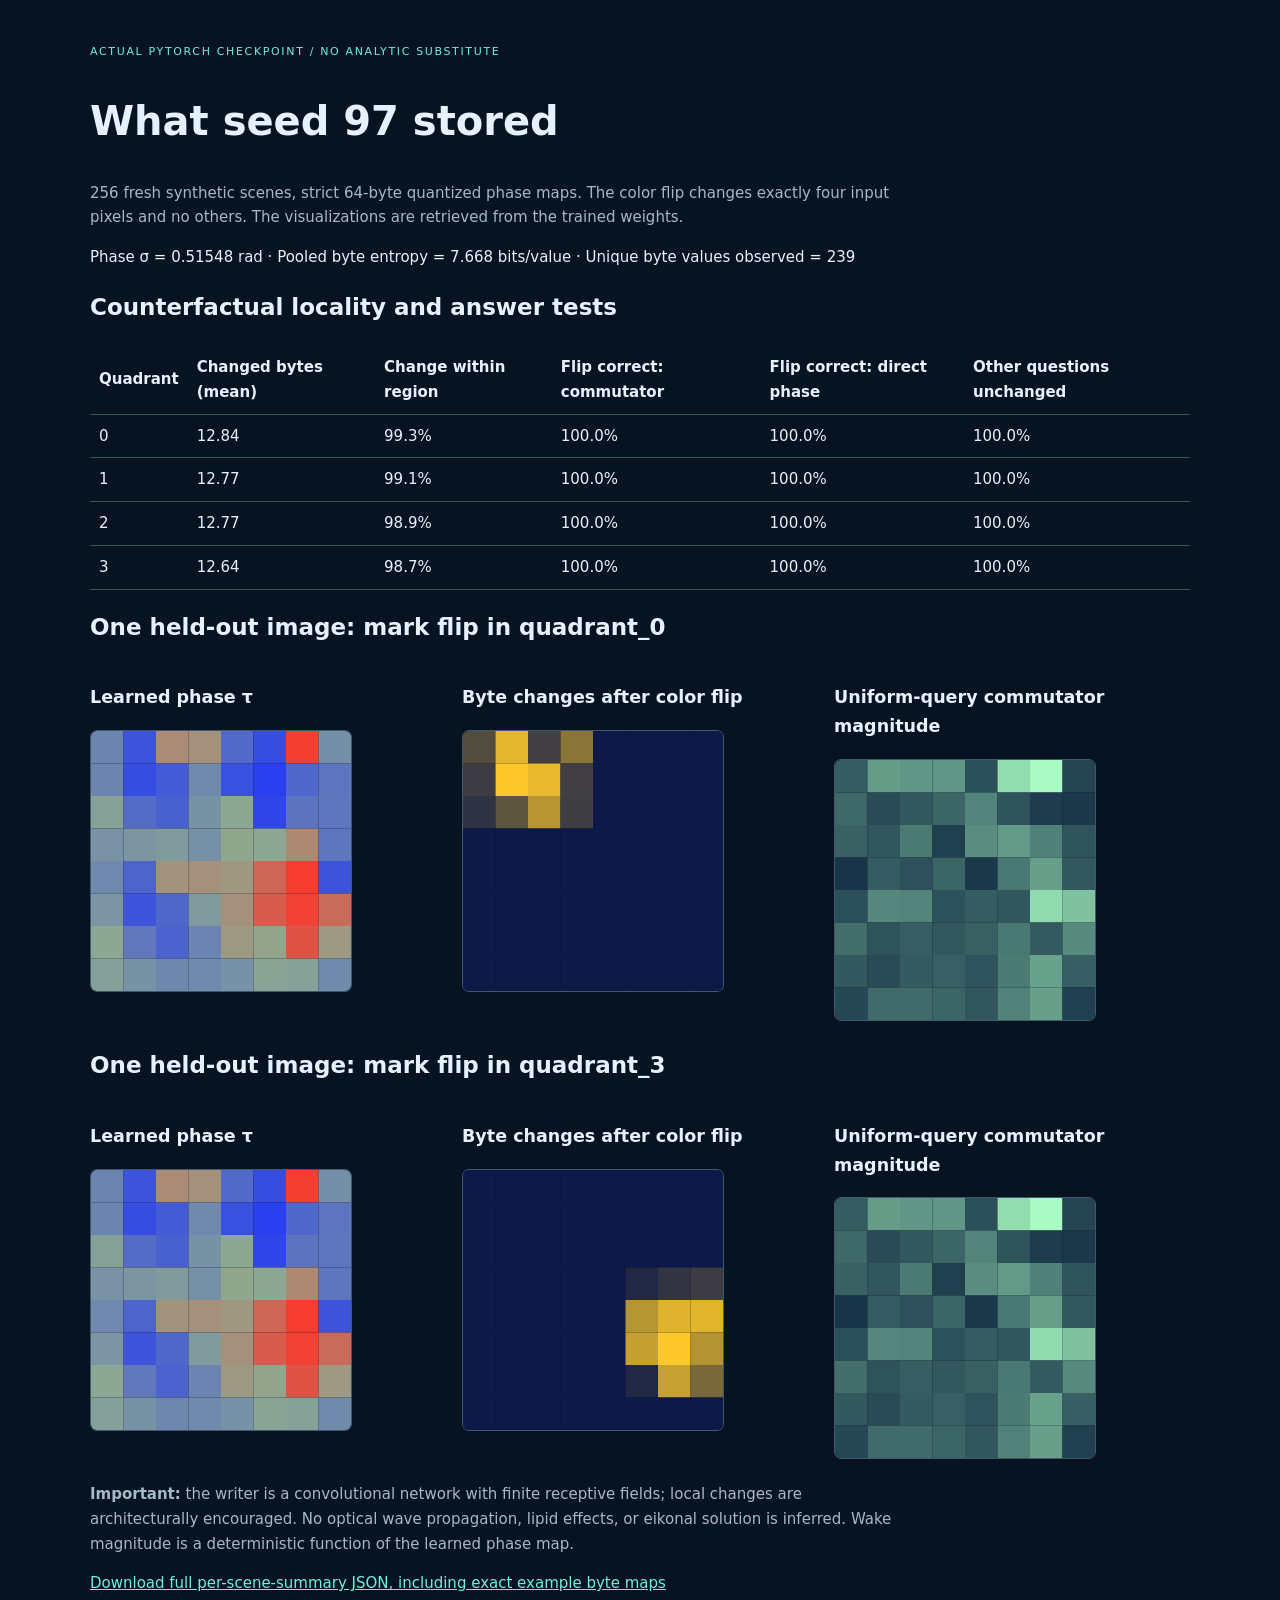
<file: checkpoint_inspection/seed97.html>
<!doctype html><html lang="en"><meta charset="utf-8"><meta name="viewport" content="width=device-width,initial-scale=1"><title>Learned phase maps - seed 97</title>
<style>body{background:#081321;color:#e6f1ff;font:15px/1.65 system-ui;margin:0 auto;padding:32px;max-width:1100px}a{color:#6cf0d9}h1{font-size:40px}h2{font-size:23px}.tiles{display:grid;grid-template-columns:repeat(3,1fr);gap:16px}.tiles div{min-width:0}svg{width:100%;max-width:260px;border:1px solid #3d596e;image-rendering:pixelated;border-radius:7px}table{border-collapse:collapse;width:100%}th,td{text-align:left;padding:9px;border-bottom:1px solid #355}.tag{color:#6cf0d9;letter-spacing:.15em;font-size:11px}.note{color:#a4b8cc;max-width:820px}@media(max-width:640px){.tiles{grid-template-columns:1fr}}</style>
<p class="tag">ACTUAL PYTORCH CHECKPOINT / NO ANALYTIC SUBSTITUTE</p><h1>What seed 97 stored</h1><p class="note">256 fresh synthetic scenes, strict 64-byte quantized phase maps. The color flip changes exactly four input pixels and no others. The visualizations are retrieved from the trained weights.</p>
<p>Phase σ = 0.51548 rad · Pooled byte entropy = 7.668 bits/value · Unique byte values observed = 239</p>
<h2>Counterfactual locality and answer tests</h2><table><thead><tr><th>Quadrant</th><th>Changed bytes (mean)</th><th>Change within region</th><th>Flip correct: commutator</th><th>Flip correct: direct phase</th><th>Other questions unchanged</th></tr></thead><tbody><tr><td>0</td><td>12.84</td><td>99.3%</td><td>100.0%</td><td>100.0%</td><td>100.0%</td></tr><tr><td>1</td><td>12.77</td><td>99.1%</td><td>100.0%</td><td>100.0%</td><td>100.0%</td></tr><tr><td>2</td><td>12.77</td><td>98.9%</td><td>100.0%</td><td>100.0%</td><td>100.0%</td></tr><tr><td>3</td><td>12.64</td><td>98.7%</td><td>100.0%</td><td>100.0%</td><td>100.0%</td></tr></tbody></table>
<section><h2>One held-out image: mark flip in quadrant_0</h2><div class="tiles"><div><h3>Learned phase τ</h3><svg role="img" viewBox="0 0 248 248" xmlns="http://www.w3.org/2000/svg"><rect x="0" y="0" width="31" height="31" fill="rgb(108,133,176)"><title>-0.3624</title></rect><rect x="31" y="0" width="31" height="31" fill="rgb(61,83,220)"><title>-0.8612</title></rect><rect x="62" y="0" width="31" height="31" fill="rgb(171,139,118)"><title>0.3059</title></rect><rect x="93" y="0" width="31" height="31" fill="rgb(165,145,123)"><title>0.2494</title></rect><rect x="124" y="0" width="31" height="31" fill="rgb(82,105,201)"><title>-0.6447</title></rect><rect x="155" y="0" width="31" height="31" fill="rgb(55,77,226)"><title>-0.9271</title></rect><rect x="186" y="0" width="31" height="31" fill="rgb(243,62,50)"><title>1.0776</title></rect><rect x="217" y="0" width="31" height="31" fill="rgb(117,143,168)"><title>-0.2682</title></rect><rect x="0" y="31" width="31" height="31" fill="rgb(108,133,176)"><title>-0.3624</title></rect><rect x="31" y="31" width="31" height="31" fill="rgb(55,77,226)"><title>-0.9271</title></rect><rect x="62" y="31" width="31" height="31" fill="rgb(68,91,213)"><title>-0.7859</title></rect><rect x="93" y="31" width="31" height="31" fill="rgb(112,137,173)"><title>-0.3247</title></rect><rect x="124" y="31" width="31" height="31" fill="rgb(58,80,223)"><title>-0.8988</title></rect><rect x="155" y="31" width="31" height="31" fill="rgb(42,63,238)"><title>-1.0682</title></rect><rect x="186" y="31" width="31" height="31" fill="rgb(80,103,203)"><title>-0.6635</title></rect><rect x="217" y="31" width="31" height="31" fill="rgb(93,117,190)"><title>-0.5224</title></rect><rect x="0" y="62" width="31" height="31" fill="rgb(134,161,152)"><title>-0.0894</title></rect><rect x="31" y="62" width="31" height="31" fill="rgb(84,108,198)"><title>-0.6165</title></rect><rect x="62" y="62" width="31" height="31" fill="rgb(73,96,209)"><title>-0.7388</title></rect><rect x="93" y="62" width="31" height="31" fill="rgb(120,146,165)"><title>-0.2306</title></rect><rect x="124" y="62" width="31" height="31" fill="rgb(141,168,146)"><title>-0.0141</title></rect><rect x="155" y="62" width="31" height="31" fill="rgb(47,68,233)"><title>-1.0118</title></rect><rect x="186" y="62" width="31" height="31" fill="rgb(92,116,191)"><title>-0.5318</title></rect><rect x="217" y="62" width="31" height="31" fill="rgb(94,118,189)"><title>-0.5129</title></rect><rect x="0" y="93" width="31" height="31" fill="rgb(121,147,164)"><title>-0.2212</title></rect><rect x="31" y="93" width="31" height="31" fill="rgb(124,150,161)"><title>-0.1929</title></rect><rect x="62" y="93" width="31" height="31" fill="rgb(128,155,157)"><title>-0.1459</title></rect><rect x="93" y="93" width="31" height="31" fill="rgb(118,144,167)"><title>-0.2588</title></rect><rect x="124" y="93" width="31" height="31" fill="rgb(144,167,142)"><title>0.0235</title></rect><rect x="155" y="93" width="31" height="31" fill="rgb(141,168,146)"><title>-0.0141</title></rect><rect x="186" y="93" width="31" height="31" fill="rgb(173,136,115)"><title>0.3341</title></rect><rect x="217" y="93" width="31" height="31" fill="rgb(94,118,189)"><title>-0.5129</title></rect><rect x="0" y="124" width="31" height="31" fill="rgb(111,136,174)"><title>-0.3341</title></rect><rect x="31" y="124" width="31" height="31" fill="rgb(77,100,205)"><title>-0.6918</title></rect><rect x="62" y="124" width="31" height="31" fill="rgb(163,147,125)"><title>0.2212</title></rect><rect x="93" y="124" width="31" height="31" fill="rgb(165,145,123)"><title>0.2494</title></rect><rect x="124" y="124" width="31" height="31" fill="rgb(159,151,128)"><title>0.1835</title></rect><rect x="155" y="124" width="31" height="31" fill="rgb(205,102,86)"><title>0.6729</title></rect><rect x="186" y="124" width="31" height="31" fill="rgb(246,59,48)"><title>1.1059</title></rect><rect x="217" y="124" width="31" height="31" fill="rgb(61,83,220)"><title>-0.8612</title></rect><rect x="0" y="155" width="31" height="31" fill="rgb(123,149,162)"><title>-0.2024</title></rect><rect x="31" y="155" width="31" height="31" fill="rgb(62,84,219)"><title>-0.8518</title></rect><rect x="62" y="155" width="31" height="31" fill="rgb(79,102,203)"><title>-0.6729</title></rect><rect x="93" y="155" width="31" height="31" fill="rgb(128,155,157)"><title>-0.1459</title></rect><rect x="124" y="155" width="31" height="31" fill="rgb(165,145,123)"><title>0.2494</title></rect><rect x="155" y="155" width="31" height="31" fill="rgb(215,92,77)"><title>0.7765</title></rect><rect x="186" y="155" width="31" height="31" fill="rgb(241,64,52)"><title>1.0588</title></rect><rect x="217" y="155" width="31" height="31" fill="rgb(201,107,90)"><title>0.6259</title></rect><rect x="0" y="186" width="31" height="31" fill="rgb(140,167,147)"><title>-0.0235</title></rect><rect x="31" y="186" width="31" height="31" fill="rgb(97,121,187)"><title>-0.4847</title></rect><rect x="62" y="186" width="31" height="31" fill="rgb(76,99,206)"><title>-0.7012</title></rect><rect x="93" y="186" width="31" height="31" fill="rgb(107,132,177)"><title>-0.3718</title></rect><rect x="124" y="186" width="31" height="31" fill="rgb(157,154,131)"><title>0.1553</title></rect><rect x="155" y="186" width="31" height="31" fill="rgb(148,163,139)"><title>0.0612</title></rect><rect x="186" y="186" width="31" height="31" fill="rgb(223,83,69)"><title>0.8612</title></rect><rect x="217" y="186" width="31" height="31" fill="rgb(157,153,130)"><title>0.1647</title></rect><rect x="0" y="217" width="31" height="31" fill="rgb(133,160,153)"><title>-0.0988</title></rect><rect x="31" y="217" width="31" height="31" fill="rgb(120,146,165)"><title>-0.2306</title></rect><rect x="62" y="217" width="31" height="31" fill="rgb(110,135,175)"><title>-0.3435</title></rect><rect x="93" y="217" width="31" height="31" fill="rgb(112,137,173)"><title>-0.3247</title></rect><rect x="124" y="217" width="31" height="31" fill="rgb(119,145,166)"><title>-0.2494</title></rect><rect x="155" y="217" width="31" height="31" fill="rgb(137,164,149)"><title>-0.0518</title></rect><rect x="186" y="217" width="31" height="31" fill="rgb(134,161,152)"><title>-0.0894</title></rect><rect x="217" y="217" width="31" height="31" fill="rgb(112,138,172)"><title>-0.3153</title></rect></svg></div><div><h3>Byte changes after color flip</h3><svg role="img" viewBox="0 0 248 248" xmlns="http://www.w3.org/2000/svg"><rect x="0" y="0" width="31" height="31" fill="rgb(83,77,64)"><title>51.0000</title></rect><rect x="31" y="0" width="31" height="31" fill="rgb(228,182,45)"><title>154.0000</title></rect><rect x="62" y="0" width="31" height="31" fill="rgb(66,64,66)"><title>39.0000</title></rect><rect x="93" y="0" width="31" height="31" fill="rgb(138,117,57)"><title>90.0000</title></rect><rect x="124" y="0" width="31" height="31" fill="rgb(12,25,73)"><title>0.0000</title></rect><rect x="155" y="0" width="31" height="31" fill="rgb(12,25,73)"><title>0.0000</title></rect><rect x="186" y="0" width="31" height="31" fill="rgb(12,25,73)"><title>0.0000</title></rect><rect x="217" y="0" width="31" height="31" fill="rgb(12,25,73)"><title>0.0000</title></rect><rect x="0" y="31" width="31" height="31" fill="rgb(61,60,66)"><title>35.0000</title></rect><rect x="31" y="31" width="31" height="31" fill="rgb(252,200,43)"><title>171.0000</title></rect><rect x="62" y="31" width="31" height="31" fill="rgb(233,186,45)"><title>158.0000</title></rect><rect x="93" y="31" width="31" height="31" fill="rgb(65,63,66)"><title>38.0000</title></rect><rect x="124" y="31" width="31" height="31" fill="rgb(12,25,73)"><title>0.0000</title></rect><rect x="155" y="31" width="31" height="31" fill="rgb(12,25,73)"><title>0.0000</title></rect><rect x="186" y="31" width="31" height="31" fill="rgb(12,25,73)"><title>0.0000</title></rect><rect x="217" y="31" width="31" height="31" fill="rgb(12,25,73)"><title>0.0000</title></rect><rect x="0" y="62" width="31" height="31" fill="rgb(48,51,68)"><title>26.0000</title></rect><rect x="31" y="62" width="31" height="31" fill="rgb(94,85,62)"><title>59.0000</title></rect><rect x="62" y="62" width="31" height="31" fill="rgb(183,149,51)"><title>122.0000</title></rect><rect x="93" y="62" width="31" height="31" fill="rgb(63,62,66)"><title>37.0000</title></rect><rect x="124" y="62" width="31" height="31" fill="rgb(12,25,73)"><title>0.0000</title></rect><rect x="155" y="62" width="31" height="31" fill="rgb(12,25,73)"><title>0.0000</title></rect><rect x="186" y="62" width="31" height="31" fill="rgb(12,25,73)"><title>0.0000</title></rect><rect x="217" y="62" width="31" height="31" fill="rgb(12,25,73)"><title>0.0000</title></rect><rect x="0" y="93" width="31" height="31" fill="rgb(12,25,73)"><title>0.0000</title></rect><rect x="31" y="93" width="31" height="31" fill="rgb(12,25,73)"><title>0.0000</title></rect><rect x="62" y="93" width="31" height="31" fill="rgb(12,25,73)"><title>0.0000</title></rect><rect x="93" y="93" width="31" height="31" fill="rgb(12,25,73)"><title>0.0000</title></rect><rect x="124" y="93" width="31" height="31" fill="rgb(12,25,73)"><title>0.0000</title></rect><rect x="155" y="93" width="31" height="31" fill="rgb(12,25,73)"><title>0.0000</title></rect><rect x="186" y="93" width="31" height="31" fill="rgb(12,25,73)"><title>0.0000</title></rect><rect x="217" y="93" width="31" height="31" fill="rgb(12,25,73)"><title>0.0000</title></rect><rect x="0" y="124" width="31" height="31" fill="rgb(12,25,73)"><title>0.0000</title></rect><rect x="31" y="124" width="31" height="31" fill="rgb(12,25,73)"><title>0.0000</title></rect><rect x="62" y="124" width="31" height="31" fill="rgb(12,25,73)"><title>0.0000</title></rect><rect x="93" y="124" width="31" height="31" fill="rgb(12,25,73)"><title>0.0000</title></rect><rect x="124" y="124" width="31" height="31" fill="rgb(12,25,73)"><title>0.0000</title></rect><rect x="155" y="124" width="31" height="31" fill="rgb(12,25,73)"><title>0.0000</title></rect><rect x="186" y="124" width="31" height="31" fill="rgb(12,25,73)"><title>0.0000</title></rect><rect x="217" y="124" width="31" height="31" fill="rgb(12,25,73)"><title>0.0000</title></rect><rect x="0" y="155" width="31" height="31" fill="rgb(12,25,73)"><title>0.0000</title></rect><rect x="31" y="155" width="31" height="31" fill="rgb(12,25,73)"><title>0.0000</title></rect><rect x="62" y="155" width="31" height="31" fill="rgb(12,25,73)"><title>0.0000</title></rect><rect x="93" y="155" width="31" height="31" fill="rgb(12,25,73)"><title>0.0000</title></rect><rect x="124" y="155" width="31" height="31" fill="rgb(12,25,73)"><title>0.0000</title></rect><rect x="155" y="155" width="31" height="31" fill="rgb(12,25,73)"><title>0.0000</title></rect><rect x="186" y="155" width="31" height="31" fill="rgb(12,25,73)"><title>0.0000</title></rect><rect x="217" y="155" width="31" height="31" fill="rgb(12,25,73)"><title>0.0000</title></rect><rect x="0" y="186" width="31" height="31" fill="rgb(12,25,73)"><title>0.0000</title></rect><rect x="31" y="186" width="31" height="31" fill="rgb(12,25,73)"><title>0.0000</title></rect><rect x="62" y="186" width="31" height="31" fill="rgb(12,25,73)"><title>0.0000</title></rect><rect x="93" y="186" width="31" height="31" fill="rgb(12,25,73)"><title>0.0000</title></rect><rect x="124" y="186" width="31" height="31" fill="rgb(12,25,73)"><title>0.0000</title></rect><rect x="155" y="186" width="31" height="31" fill="rgb(12,25,73)"><title>0.0000</title></rect><rect x="186" y="186" width="31" height="31" fill="rgb(12,25,73)"><title>0.0000</title></rect><rect x="217" y="186" width="31" height="31" fill="rgb(12,25,73)"><title>0.0000</title></rect><rect x="0" y="217" width="31" height="31" fill="rgb(12,25,73)"><title>0.0000</title></rect><rect x="31" y="217" width="31" height="31" fill="rgb(12,25,73)"><title>0.0000</title></rect><rect x="62" y="217" width="31" height="31" fill="rgb(12,25,73)"><title>0.0000</title></rect><rect x="93" y="217" width="31" height="31" fill="rgb(12,25,73)"><title>0.0000</title></rect><rect x="124" y="217" width="31" height="31" fill="rgb(12,25,73)"><title>0.0000</title></rect><rect x="155" y="217" width="31" height="31" fill="rgb(12,25,73)"><title>0.0000</title></rect><rect x="186" y="217" width="31" height="31" fill="rgb(12,25,73)"><title>0.0000</title></rect><rect x="217" y="217" width="31" height="31" fill="rgb(12,25,73)"><title>0.0000</title></rect></svg></div><div><h3>Uniform-query commutator magnitude</h3><svg role="img" viewBox="0 0 248 248" xmlns="http://www.w3.org/2000/svg"><rect x="0" y="0" width="31" height="31" fill="rgb(53,92,97)"><title>0.4937</title></rect><rect x="31" y="0" width="31" height="31" fill="rgb(101,157,137)"><title>1.1039</title></rect><rect x="62" y="0" width="31" height="31" fill="rgb(96,150,133)"><title>1.0399</title></rect><rect x="93" y="0" width="31" height="31" fill="rgb(96,150,133)"><title>1.0336</title></rect><rect x="124" y="0" width="31" height="31" fill="rgb(44,80,89)"><title>0.3787</title></rect><rect x="155" y="0" width="31" height="31" fill="rgb(147,220,176)"><title>1.6914</title></rect><rect x="186" y="0" width="31" height="31" fill="rgb(170,250,195)"><title>1.9731</title></rect><rect x="217" y="0" width="31" height="31" fill="rgb(36,68,82)"><title>0.2703</title></rect><rect x="0" y="31" width="31" height="31" fill="rgb(63,105,105)"><title>0.6201</title></rect><rect x="31" y="31" width="31" height="31" fill="rgb(41,76,87)"><title>0.3400</title></rect><rect x="62" y="31" width="31" height="31" fill="rgb(51,88,95)"><title>0.4595</title></rect><rect x="93" y="31" width="31" height="31" fill="rgb(60,101,102)"><title>0.5740</title></rect><rect x="124" y="31" width="31" height="31" fill="rgb(83,132,122)"><title>0.8727</title></rect><rect x="155" y="31" width="31" height="31" fill="rgb(46,83,91)"><title>0.4059</title></rect><rect x="186" y="31" width="31" height="31" fill="rgb(30,60,77)"><title>0.1930</title></rect><rect x="217" y="31" width="31" height="31" fill="rgb(27,57,75)"><title>0.1601</title></rect><rect x="0" y="62" width="31" height="31" fill="rgb(57,97,100)"><title>0.5374</title></rect><rect x="31" y="62" width="31" height="31" fill="rgb(49,86,93)"><title>0.4378</title></rect><rect x="62" y="62" width="31" height="31" fill="rgb(75,122,115)"><title>0.7708</title></rect><rect x="93" y="62" width="31" height="31" fill="rgb(32,63,79)"><title>0.2179</title></rect><rect x="124" y="62" width="31" height="31" fill="rgb(90,141,128)"><title>0.9575</title></rect><rect x="155" y="62" width="31" height="31" fill="rgb(98,153,135)"><title>1.0684</title></rect><rect x="186" y="62" width="31" height="31" fill="rgb(80,129,120)"><title>0.8393</title></rect><rect x="217" y="62" width="31" height="31" fill="rgb(48,84,92)"><title>0.4204</title></rect><rect x="0" y="93" width="31" height="31" fill="rgb(24,52,72)"><title>0.1164</title></rect><rect x="31" y="93" width="31" height="31" fill="rgb(53,92,97)"><title>0.4959</title></rect><rect x="62" y="93" width="31" height="31" fill="rgb(45,80,90)"><title>0.3821</title></rect><rect x="93" y="93" width="31" height="31" fill="rgb(60,101,102)"><title>0.5762</title></rect><rect x="124" y="93" width="31" height="31" fill="rgb(27,57,75)"><title>0.1642</title></rect><rect x="155" y="93" width="31" height="31" fill="rgb(74,120,114)"><title>0.7575</title></rect><rect x="186" y="93" width="31" height="31" fill="rgb(102,158,138)"><title>1.1146</title></rect><rect x="217" y="93" width="31" height="31" fill="rgb(50,88,94)"><title>0.4523</title></rect><rect x="0" y="124" width="31" height="31" fill="rgb(44,80,89)"><title>0.3793</title></rect><rect x="31" y="124" width="31" height="31" fill="rgb(85,135,124)"><title>0.8959</title></rect><rect x="62" y="124" width="31" height="31" fill="rgb(82,132,121)"><title>0.8651</title></rect><rect x="93" y="124" width="31" height="31" fill="rgb(46,82,91)"><title>0.3982</title></rect><rect x="124" y="124" width="31" height="31" fill="rgb(53,92,97)"><title>0.4890</title></rect><rect x="155" y="124" width="31" height="31" fill="rgb(49,87,94)"><title>0.4419</title></rect><rect x="186" y="124" width="31" height="31" fill="rgb(145,217,174)"><title>1.6656</title></rect><rect x="217" y="124" width="31" height="31" fill="rgb(128,194,160)"><title>1.4506</title></rect><rect x="0" y="155" width="31" height="31" fill="rgb(67,110,108)"><title>0.6626</title></rect><rect x="31" y="155" width="31" height="31" fill="rgb(46,83,91)"><title>0.4063</title></rect><rect x="62" y="155" width="31" height="31" fill="rgb(55,95,99)"><title>0.5217</title></rect><rect x="93" y="155" width="31" height="31" fill="rgb(50,88,94)"><title>0.4528</title></rect><rect x="124" y="155" width="31" height="31" fill="rgb(56,96,99)"><title>0.5294</title></rect><rect x="155" y="155" width="31" height="31" fill="rgb(74,120,114)"><title>0.7546</title></rect><rect x="186" y="155" width="31" height="31" fill="rgb(52,90,96)"><title>0.4727</title></rect><rect x="217" y="155" width="31" height="31" fill="rgb(87,138,125)"><title>0.9255</title></rect><rect x="0" y="186" width="31" height="31" fill="rgb(51,89,95)"><title>0.4633</title></rect><rect x="31" y="186" width="31" height="31" fill="rgb(41,75,86)"><title>0.3330</title></rect><rect x="62" y="186" width="31" height="31" fill="rgb(53,91,96)"><title>0.4838</title></rect><rect x="93" y="186" width="31" height="31" fill="rgb(56,95,99)"><title>0.5231</title></rect><rect x="124" y="186" width="31" height="31" fill="rgb(47,83,92)"><title>0.4128</title></rect><rect x="155" y="186" width="31" height="31" fill="rgb(76,123,116)"><title>0.7870</title></rect><rect x="186" y="186" width="31" height="31" fill="rgb(104,161,140)"><title>1.1417</title></rect><rect x="217" y="186" width="31" height="31" fill="rgb(55,94,98)"><title>0.5112</title></rect><rect x="0" y="217" width="31" height="31" fill="rgb(38,71,84)"><title>0.2939</title></rect><rect x="31" y="217" width="31" height="31" fill="rgb(64,107,106)"><title>0.6304</title></rect><rect x="62" y="217" width="31" height="31" fill="rgb(65,107,107)"><title>0.6383</title></rect><rect x="93" y="217" width="31" height="31" fill="rgb(59,100,102)"><title>0.5712</title></rect><rect x="124" y="217" width="31" height="31" fill="rgb(49,86,93)"><title>0.4395</title></rect><rect x="155" y="217" width="31" height="31" fill="rgb(81,130,120)"><title>0.8485</title></rect><rect x="186" y="217" width="31" height="31" fill="rgb(103,159,139)"><title>1.1248</title></rect><rect x="217" y="217" width="31" height="31" fill="rgb(32,63,79)"><title>0.2211</title></rect></svg></div></div></section><section><h2>One held-out image: mark flip in quadrant_3</h2><div class="tiles"><div><h3>Learned phase τ</h3><svg role="img" viewBox="0 0 248 248" xmlns="http://www.w3.org/2000/svg"><rect x="0" y="0" width="31" height="31" fill="rgb(108,133,176)"><title>-0.3624</title></rect><rect x="31" y="0" width="31" height="31" fill="rgb(61,83,220)"><title>-0.8612</title></rect><rect x="62" y="0" width="31" height="31" fill="rgb(171,139,118)"><title>0.3059</title></rect><rect x="93" y="0" width="31" height="31" fill="rgb(165,145,123)"><title>0.2494</title></rect><rect x="124" y="0" width="31" height="31" fill="rgb(82,105,201)"><title>-0.6447</title></rect><rect x="155" y="0" width="31" height="31" fill="rgb(55,77,226)"><title>-0.9271</title></rect><rect x="186" y="0" width="31" height="31" fill="rgb(243,62,50)"><title>1.0776</title></rect><rect x="217" y="0" width="31" height="31" fill="rgb(117,143,168)"><title>-0.2682</title></rect><rect x="0" y="31" width="31" height="31" fill="rgb(108,133,176)"><title>-0.3624</title></rect><rect x="31" y="31" width="31" height="31" fill="rgb(55,77,226)"><title>-0.9271</title></rect><rect x="62" y="31" width="31" height="31" fill="rgb(68,91,213)"><title>-0.7859</title></rect><rect x="93" y="31" width="31" height="31" fill="rgb(112,137,173)"><title>-0.3247</title></rect><rect x="124" y="31" width="31" height="31" fill="rgb(58,80,223)"><title>-0.8988</title></rect><rect x="155" y="31" width="31" height="31" fill="rgb(42,63,238)"><title>-1.0682</title></rect><rect x="186" y="31" width="31" height="31" fill="rgb(80,103,203)"><title>-0.6635</title></rect><rect x="217" y="31" width="31" height="31" fill="rgb(93,117,190)"><title>-0.5224</title></rect><rect x="0" y="62" width="31" height="31" fill="rgb(134,161,152)"><title>-0.0894</title></rect><rect x="31" y="62" width="31" height="31" fill="rgb(84,108,198)"><title>-0.6165</title></rect><rect x="62" y="62" width="31" height="31" fill="rgb(73,96,209)"><title>-0.7388</title></rect><rect x="93" y="62" width="31" height="31" fill="rgb(120,146,165)"><title>-0.2306</title></rect><rect x="124" y="62" width="31" height="31" fill="rgb(141,168,146)"><title>-0.0141</title></rect><rect x="155" y="62" width="31" height="31" fill="rgb(47,68,233)"><title>-1.0118</title></rect><rect x="186" y="62" width="31" height="31" fill="rgb(92,116,191)"><title>-0.5318</title></rect><rect x="217" y="62" width="31" height="31" fill="rgb(94,118,189)"><title>-0.5129</title></rect><rect x="0" y="93" width="31" height="31" fill="rgb(121,147,164)"><title>-0.2212</title></rect><rect x="31" y="93" width="31" height="31" fill="rgb(124,150,161)"><title>-0.1929</title></rect><rect x="62" y="93" width="31" height="31" fill="rgb(128,155,157)"><title>-0.1459</title></rect><rect x="93" y="93" width="31" height="31" fill="rgb(118,144,167)"><title>-0.2588</title></rect><rect x="124" y="93" width="31" height="31" fill="rgb(144,167,142)"><title>0.0235</title></rect><rect x="155" y="93" width="31" height="31" fill="rgb(141,168,146)"><title>-0.0141</title></rect><rect x="186" y="93" width="31" height="31" fill="rgb(173,136,115)"><title>0.3341</title></rect><rect x="217" y="93" width="31" height="31" fill="rgb(94,118,189)"><title>-0.5129</title></rect><rect x="0" y="124" width="31" height="31" fill="rgb(111,136,174)"><title>-0.3341</title></rect><rect x="31" y="124" width="31" height="31" fill="rgb(77,100,205)"><title>-0.6918</title></rect><rect x="62" y="124" width="31" height="31" fill="rgb(163,147,125)"><title>0.2212</title></rect><rect x="93" y="124" width="31" height="31" fill="rgb(165,145,123)"><title>0.2494</title></rect><rect x="124" y="124" width="31" height="31" fill="rgb(159,151,128)"><title>0.1835</title></rect><rect x="155" y="124" width="31" height="31" fill="rgb(205,102,86)"><title>0.6729</title></rect><rect x="186" y="124" width="31" height="31" fill="rgb(246,59,48)"><title>1.1059</title></rect><rect x="217" y="124" width="31" height="31" fill="rgb(61,83,220)"><title>-0.8612</title></rect><rect x="0" y="155" width="31" height="31" fill="rgb(123,149,162)"><title>-0.2024</title></rect><rect x="31" y="155" width="31" height="31" fill="rgb(62,84,219)"><title>-0.8518</title></rect><rect x="62" y="155" width="31" height="31" fill="rgb(79,102,203)"><title>-0.6729</title></rect><rect x="93" y="155" width="31" height="31" fill="rgb(128,155,157)"><title>-0.1459</title></rect><rect x="124" y="155" width="31" height="31" fill="rgb(165,145,123)"><title>0.2494</title></rect><rect x="155" y="155" width="31" height="31" fill="rgb(215,92,77)"><title>0.7765</title></rect><rect x="186" y="155" width="31" height="31" fill="rgb(241,64,52)"><title>1.0588</title></rect><rect x="217" y="155" width="31" height="31" fill="rgb(201,107,90)"><title>0.6259</title></rect><rect x="0" y="186" width="31" height="31" fill="rgb(140,167,147)"><title>-0.0235</title></rect><rect x="31" y="186" width="31" height="31" fill="rgb(97,121,187)"><title>-0.4847</title></rect><rect x="62" y="186" width="31" height="31" fill="rgb(76,99,206)"><title>-0.7012</title></rect><rect x="93" y="186" width="31" height="31" fill="rgb(107,132,177)"><title>-0.3718</title></rect><rect x="124" y="186" width="31" height="31" fill="rgb(157,154,131)"><title>0.1553</title></rect><rect x="155" y="186" width="31" height="31" fill="rgb(148,163,139)"><title>0.0612</title></rect><rect x="186" y="186" width="31" height="31" fill="rgb(223,83,69)"><title>0.8612</title></rect><rect x="217" y="186" width="31" height="31" fill="rgb(157,153,130)"><title>0.1647</title></rect><rect x="0" y="217" width="31" height="31" fill="rgb(133,160,153)"><title>-0.0988</title></rect><rect x="31" y="217" width="31" height="31" fill="rgb(120,146,165)"><title>-0.2306</title></rect><rect x="62" y="217" width="31" height="31" fill="rgb(110,135,175)"><title>-0.3435</title></rect><rect x="93" y="217" width="31" height="31" fill="rgb(112,137,173)"><title>-0.3247</title></rect><rect x="124" y="217" width="31" height="31" fill="rgb(119,145,166)"><title>-0.2494</title></rect><rect x="155" y="217" width="31" height="31" fill="rgb(137,164,149)"><title>-0.0518</title></rect><rect x="186" y="217" width="31" height="31" fill="rgb(134,161,152)"><title>-0.0894</title></rect><rect x="217" y="217" width="31" height="31" fill="rgb(112,138,172)"><title>-0.3153</title></rect></svg></div><div><h3>Byte changes after color flip</h3><svg role="img" viewBox="0 0 248 248" xmlns="http://www.w3.org/2000/svg"><rect x="0" y="0" width="31" height="31" fill="rgb(12,25,73)"><title>0.0000</title></rect><rect x="31" y="0" width="31" height="31" fill="rgb(12,25,73)"><title>0.0000</title></rect><rect x="62" y="0" width="31" height="31" fill="rgb(12,25,73)"><title>0.0000</title></rect><rect x="93" y="0" width="31" height="31" fill="rgb(12,25,73)"><title>0.0000</title></rect><rect x="124" y="0" width="31" height="31" fill="rgb(12,25,73)"><title>0.0000</title></rect><rect x="155" y="0" width="31" height="31" fill="rgb(12,25,73)"><title>0.0000</title></rect><rect x="186" y="0" width="31" height="31" fill="rgb(12,25,73)"><title>0.0000</title></rect><rect x="217" y="0" width="31" height="31" fill="rgb(12,25,73)"><title>0.0000</title></rect><rect x="0" y="31" width="31" height="31" fill="rgb(12,25,73)"><title>0.0000</title></rect><rect x="31" y="31" width="31" height="31" fill="rgb(12,25,73)"><title>0.0000</title></rect><rect x="62" y="31" width="31" height="31" fill="rgb(12,25,73)"><title>0.0000</title></rect><rect x="93" y="31" width="31" height="31" fill="rgb(12,25,73)"><title>0.0000</title></rect><rect x="124" y="31" width="31" height="31" fill="rgb(12,25,73)"><title>0.0000</title></rect><rect x="155" y="31" width="31" height="31" fill="rgb(12,25,73)"><title>0.0000</title></rect><rect x="186" y="31" width="31" height="31" fill="rgb(12,25,73)"><title>0.0000</title></rect><rect x="217" y="31" width="31" height="31" fill="rgb(12,25,73)"><title>0.0000</title></rect><rect x="0" y="62" width="31" height="31" fill="rgb(12,25,73)"><title>0.0000</title></rect><rect x="31" y="62" width="31" height="31" fill="rgb(12,25,73)"><title>0.0000</title></rect><rect x="62" y="62" width="31" height="31" fill="rgb(12,25,73)"><title>0.0000</title></rect><rect x="93" y="62" width="31" height="31" fill="rgb(12,25,73)"><title>0.0000</title></rect><rect x="124" y="62" width="31" height="31" fill="rgb(12,25,73)"><title>0.0000</title></rect><rect x="155" y="62" width="31" height="31" fill="rgb(12,25,73)"><title>0.0000</title></rect><rect x="186" y="62" width="31" height="31" fill="rgb(12,25,73)"><title>0.0000</title></rect><rect x="217" y="62" width="31" height="31" fill="rgb(12,25,73)"><title>0.0000</title></rect><rect x="0" y="93" width="31" height="31" fill="rgb(12,25,73)"><title>0.0000</title></rect><rect x="31" y="93" width="31" height="31" fill="rgb(12,25,73)"><title>0.0000</title></rect><rect x="62" y="93" width="31" height="31" fill="rgb(12,25,73)"><title>0.0000</title></rect><rect x="93" y="93" width="31" height="31" fill="rgb(12,25,73)"><title>0.0000</title></rect><rect x="124" y="93" width="31" height="31" fill="rgb(12,25,73)"><title>0.0000</title></rect><rect x="155" y="93" width="31" height="31" fill="rgb(32,40,70)"><title>18.0000</title></rect><rect x="186" y="93" width="31" height="31" fill="rgb(50,52,68)"><title>33.0000</title></rect><rect x="217" y="93" width="31" height="31" fill="rgb(60,60,66)"><title>42.0000</title></rect><rect x="0" y="124" width="31" height="31" fill="rgb(12,25,73)"><title>0.0000</title></rect><rect x="31" y="124" width="31" height="31" fill="rgb(12,25,73)"><title>0.0000</title></rect><rect x="62" y="124" width="31" height="31" fill="rgb(12,25,73)"><title>0.0000</title></rect><rect x="93" y="124" width="31" height="31" fill="rgb(12,25,73)"><title>0.0000</title></rect><rect x="124" y="124" width="31" height="31" fill="rgb(12,25,73)"><title>0.0000</title></rect><rect x="155" y="124" width="31" height="31" fill="rgb(182,149,51)"><title>147.0000</title></rect><rect x="186" y="124" width="31" height="31" fill="rgb(224,179,46)"><title>183.0000</title></rect><rect x="217" y="124" width="31" height="31" fill="rgb(225,180,46)"><title>184.0000</title></rect><rect x="0" y="155" width="31" height="31" fill="rgb(12,25,73)"><title>0.0000</title></rect><rect x="31" y="155" width="31" height="31" fill="rgb(12,25,73)"><title>0.0000</title></rect><rect x="62" y="155" width="31" height="31" fill="rgb(12,25,73)"><title>0.0000</title></rect><rect x="93" y="155" width="31" height="31" fill="rgb(12,25,73)"><title>0.0000</title></rect><rect x="124" y="155" width="31" height="31" fill="rgb(12,25,73)"><title>0.0000</title></rect><rect x="155" y="155" width="31" height="31" fill="rgb(197,160,49)"><title>160.0000</title></rect><rect x="186" y="155" width="31" height="31" fill="rgb(252,200,43)"><title>207.0000</title></rect><rect x="217" y="155" width="31" height="31" fill="rgb(180,147,51)"><title>145.0000</title></rect><rect x="0" y="186" width="31" height="31" fill="rgb(12,25,73)"><title>0.0000</title></rect><rect x="31" y="186" width="31" height="31" fill="rgb(12,25,73)"><title>0.0000</title></rect><rect x="62" y="186" width="31" height="31" fill="rgb(12,25,73)"><title>0.0000</title></rect><rect x="93" y="186" width="31" height="31" fill="rgb(12,25,73)"><title>0.0000</title></rect><rect x="124" y="186" width="31" height="31" fill="rgb(12,25,73)"><title>0.0000</title></rect><rect x="155" y="186" width="31" height="31" fill="rgb(32,40,70)"><title>18.0000</title></rect><rect x="186" y="186" width="31" height="31" fill="rgb(199,161,49)"><title>162.0000</title></rect><rect x="217" y="186" width="31" height="31" fill="rgb(120,104,59)"><title>94.0000</title></rect><rect x="0" y="217" width="31" height="31" fill="rgb(12,25,73)"><title>0.0000</title></rect><rect x="31" y="217" width="31" height="31" fill="rgb(12,25,73)"><title>0.0000</title></rect><rect x="62" y="217" width="31" height="31" fill="rgb(12,25,73)"><title>0.0000</title></rect><rect x="93" y="217" width="31" height="31" fill="rgb(12,25,73)"><title>0.0000</title></rect><rect x="124" y="217" width="31" height="31" fill="rgb(12,25,73)"><title>0.0000</title></rect><rect x="155" y="217" width="31" height="31" fill="rgb(12,25,73)"><title>0.0000</title></rect><rect x="186" y="217" width="31" height="31" fill="rgb(12,25,73)"><title>0.0000</title></rect><rect x="217" y="217" width="31" height="31" fill="rgb(12,25,73)"><title>0.0000</title></rect></svg></div><div><h3>Uniform-query commutator magnitude</h3><svg role="img" viewBox="0 0 248 248" xmlns="http://www.w3.org/2000/svg"><rect x="0" y="0" width="31" height="31" fill="rgb(53,92,97)"><title>0.4937</title></rect><rect x="31" y="0" width="31" height="31" fill="rgb(101,157,137)"><title>1.1039</title></rect><rect x="62" y="0" width="31" height="31" fill="rgb(96,150,133)"><title>1.0399</title></rect><rect x="93" y="0" width="31" height="31" fill="rgb(96,150,133)"><title>1.0336</title></rect><rect x="124" y="0" width="31" height="31" fill="rgb(44,80,89)"><title>0.3787</title></rect><rect x="155" y="0" width="31" height="31" fill="rgb(147,220,176)"><title>1.6914</title></rect><rect x="186" y="0" width="31" height="31" fill="rgb(170,250,195)"><title>1.9731</title></rect><rect x="217" y="0" width="31" height="31" fill="rgb(36,68,82)"><title>0.2703</title></rect><rect x="0" y="31" width="31" height="31" fill="rgb(63,105,105)"><title>0.6201</title></rect><rect x="31" y="31" width="31" height="31" fill="rgb(41,76,87)"><title>0.3400</title></rect><rect x="62" y="31" width="31" height="31" fill="rgb(51,88,95)"><title>0.4595</title></rect><rect x="93" y="31" width="31" height="31" fill="rgb(60,101,102)"><title>0.5740</title></rect><rect x="124" y="31" width="31" height="31" fill="rgb(83,132,122)"><title>0.8727</title></rect><rect x="155" y="31" width="31" height="31" fill="rgb(46,83,91)"><title>0.4059</title></rect><rect x="186" y="31" width="31" height="31" fill="rgb(30,60,77)"><title>0.1930</title></rect><rect x="217" y="31" width="31" height="31" fill="rgb(27,57,75)"><title>0.1601</title></rect><rect x="0" y="62" width="31" height="31" fill="rgb(57,97,100)"><title>0.5374</title></rect><rect x="31" y="62" width="31" height="31" fill="rgb(49,86,93)"><title>0.4378</title></rect><rect x="62" y="62" width="31" height="31" fill="rgb(75,122,115)"><title>0.7708</title></rect><rect x="93" y="62" width="31" height="31" fill="rgb(32,63,79)"><title>0.2179</title></rect><rect x="124" y="62" width="31" height="31" fill="rgb(90,141,128)"><title>0.9575</title></rect><rect x="155" y="62" width="31" height="31" fill="rgb(98,153,135)"><title>1.0684</title></rect><rect x="186" y="62" width="31" height="31" fill="rgb(80,129,120)"><title>0.8393</title></rect><rect x="217" y="62" width="31" height="31" fill="rgb(48,84,92)"><title>0.4204</title></rect><rect x="0" y="93" width="31" height="31" fill="rgb(24,52,72)"><title>0.1164</title></rect><rect x="31" y="93" width="31" height="31" fill="rgb(53,92,97)"><title>0.4959</title></rect><rect x="62" y="93" width="31" height="31" fill="rgb(45,80,90)"><title>0.3821</title></rect><rect x="93" y="93" width="31" height="31" fill="rgb(60,101,102)"><title>0.5762</title></rect><rect x="124" y="93" width="31" height="31" fill="rgb(27,57,75)"><title>0.1642</title></rect><rect x="155" y="93" width="31" height="31" fill="rgb(74,120,114)"><title>0.7575</title></rect><rect x="186" y="93" width="31" height="31" fill="rgb(102,158,138)"><title>1.1146</title></rect><rect x="217" y="93" width="31" height="31" fill="rgb(50,88,94)"><title>0.4523</title></rect><rect x="0" y="124" width="31" height="31" fill="rgb(44,80,89)"><title>0.3793</title></rect><rect x="31" y="124" width="31" height="31" fill="rgb(85,135,124)"><title>0.8959</title></rect><rect x="62" y="124" width="31" height="31" fill="rgb(82,132,121)"><title>0.8651</title></rect><rect x="93" y="124" width="31" height="31" fill="rgb(46,82,91)"><title>0.3982</title></rect><rect x="124" y="124" width="31" height="31" fill="rgb(53,92,97)"><title>0.4890</title></rect><rect x="155" y="124" width="31" height="31" fill="rgb(49,87,94)"><title>0.4419</title></rect><rect x="186" y="124" width="31" height="31" fill="rgb(145,217,174)"><title>1.6656</title></rect><rect x="217" y="124" width="31" height="31" fill="rgb(128,194,160)"><title>1.4506</title></rect><rect x="0" y="155" width="31" height="31" fill="rgb(67,110,108)"><title>0.6626</title></rect><rect x="31" y="155" width="31" height="31" fill="rgb(46,83,91)"><title>0.4063</title></rect><rect x="62" y="155" width="31" height="31" fill="rgb(55,95,99)"><title>0.5217</title></rect><rect x="93" y="155" width="31" height="31" fill="rgb(50,88,94)"><title>0.4528</title></rect><rect x="124" y="155" width="31" height="31" fill="rgb(56,96,99)"><title>0.5294</title></rect><rect x="155" y="155" width="31" height="31" fill="rgb(74,120,114)"><title>0.7546</title></rect><rect x="186" y="155" width="31" height="31" fill="rgb(52,90,96)"><title>0.4727</title></rect><rect x="217" y="155" width="31" height="31" fill="rgb(87,138,125)"><title>0.9255</title></rect><rect x="0" y="186" width="31" height="31" fill="rgb(51,89,95)"><title>0.4633</title></rect><rect x="31" y="186" width="31" height="31" fill="rgb(41,75,86)"><title>0.3330</title></rect><rect x="62" y="186" width="31" height="31" fill="rgb(53,91,96)"><title>0.4838</title></rect><rect x="93" y="186" width="31" height="31" fill="rgb(56,95,99)"><title>0.5231</title></rect><rect x="124" y="186" width="31" height="31" fill="rgb(47,83,92)"><title>0.4128</title></rect><rect x="155" y="186" width="31" height="31" fill="rgb(76,123,116)"><title>0.7870</title></rect><rect x="186" y="186" width="31" height="31" fill="rgb(104,161,140)"><title>1.1417</title></rect><rect x="217" y="186" width="31" height="31" fill="rgb(55,94,98)"><title>0.5112</title></rect><rect x="0" y="217" width="31" height="31" fill="rgb(38,71,84)"><title>0.2939</title></rect><rect x="31" y="217" width="31" height="31" fill="rgb(64,107,106)"><title>0.6304</title></rect><rect x="62" y="217" width="31" height="31" fill="rgb(65,107,107)"><title>0.6383</title></rect><rect x="93" y="217" width="31" height="31" fill="rgb(59,100,102)"><title>0.5712</title></rect><rect x="124" y="217" width="31" height="31" fill="rgb(49,86,93)"><title>0.4395</title></rect><rect x="155" y="217" width="31" height="31" fill="rgb(81,130,120)"><title>0.8485</title></rect><rect x="186" y="217" width="31" height="31" fill="rgb(103,159,139)"><title>1.1248</title></rect><rect x="217" y="217" width="31" height="31" fill="rgb(32,63,79)"><title>0.2211</title></rect></svg></div></div></section>
<p class="note"><strong>Important:</strong> the writer is a convolutional network with finite receptive fields; local changes are architecturally encouraged. No optical wave propagation, lipid effects, or eikonal solution is inferred. Wake magnitude is a deterministic function of the learned phase map.</p>
<p><a href="seed97.json">Download full per-scene-summary JSON, including exact example byte maps</a></p></html>
</file>
<file: style.css>
:root{color-scheme:dark;--bg:#09101e;--text:#eff4ff;--muted:#9baac2;--line:#33415a;--accent:#6cf0d9;--panel:rgba(19,32,51,.82)}*{box-sizing:border-box}html{scroll-behavior:smooth}body{margin:0;background:var(--bg);color:var(--text);font:15px/1.6 Inter,ui-sans-serif,system-ui,-apple-system,Segoe UI,sans-serif;overflow-x:hidden}a{color:inherit;text-decoration:none}a:hover{color:var(--accent)}.orb{position:absolute;z-index:-1;border-radius:50%;filter:blur(92px);pointer-events:none}.orb-one{width:550px;height:440px;left:-260px;top:30px;background:#0b6b68;opacity:.22}.orb-two{width:500px;height:480px;right:-220px;top:390px;background:#264b8c;opacity:.24}.shell{width:min(1250px,calc(100% - 64px));margin:auto}.topbar{height:95px;display:flex;align-items:center;justify-content:space-between;border-bottom:1px solid var(--line);gap:18px}.brand{display:flex;align-items:center;gap:17px;font-size:11px;font-weight:800;letter-spacing:.17em}.glyph{display:grid;place-items:center;border:1px solid #438581;width:53px;height:53px;font-size:18px;letter-spacing:-.1em;font-weight:900;color:var(--accent)}.glyph span{color:#fff}nav{display:flex;gap:28px;color:var(--muted);font-size:13px}.hero{padding:98px 0 75px}.eyebrow,.kicker{font-size:11px;letter-spacing:.22em;color:var(--accent);font-weight:800}.dot{display:inline-block;background:var(--accent);width:7px;height:7px;border-radius:50%;margin-right:8px;box-shadow:0 0 13px var(--accent)}h1{font-size:clamp(44px,6.1vw,82px);letter-spacing:-.065em;line-height:1.08;margin:25px 0 29px;font-weight:700}h1 em{font-style:normal;color:var(--accent)}.lead{font-size:20px;color:#b7c4d9;max-width:820px;line-height:1.7}.formula{display:flex;align-items:center;gap:23px;flex-wrap:wrap;margin:34px 0;border:1px solid var(--line);padding:23px 26px;background:#101d2c;border-radius:13px;width:fit-content}.formula span{font-size:10px;color:#98a7bf;letter-spacing:.12em}.formula strong{font-size:clamp(17px,2.1vw,24px);color:#f2faff;font-family:ui-monospace,Consolas,monospace;font-weight:500}.herofoot{display:flex;align-items:center;gap:23px;flex-wrap:wrap}.herofoot>span{font-size:12px;color:var(--muted)}.action,.btn{display:inline-flex;align-items:center;justify-content:space-between;gap:30px;background:var(--accent);color:#06202b;padding:14px 21px;border:0;border-radius:8px;font-weight:800;cursor:pointer;font-family:inherit}.action:hover,.btn:hover{color:#06202b;background:#acfff0}.stats{display:grid;grid-template-columns:repeat(4,1fr);border-top:1px solid var(--line);border-bottom:1px solid var(--line);margin-bottom:80px}.stats>div{padding:31px 20px;border-right:1px solid var(--line)}.stats>div:first-child{padding-left:0}.stats>div:last-child{border-right:0}.stats b{font-size:28px;letter-spacing:-.04em;display:block}.stats small{font-size:17px}.stats span{display:block;color:var(--muted);font-size:12px}.section{padding:15px 0 80px;scroll-margin-top:20px}.sectionheader{display:flex;align-items:end;justify-content:space-between;gap:35px;margin-bottom:30px}.sectionheader h2{font-size:38px;letter-spacing:-.045em;margin:9px 0 0;line-height:1.2}.sectionheader>p{max-width:420px;color:var(--muted);margin:0}.panel{background:var(--panel);border:1px solid var(--line);border-radius:13px}.labgrid{display:grid;grid-template-columns:275px 1fr;gap:15px}.controls{padding:21px;align-self:start}.paneltitle{font-size:11px;letter-spacing:.1em;font-weight:800;color:#dfe9f8;display:flex;justify-content:space-between;gap:10px}.paneltitle span{color:var(--accent);font-size:10px}.live{background:#153d3a;padding:1px 7px;border-radius:3px}.controls label{display:flex;flex-wrap:wrap;justify-content:space-between;align-items:center;margin:20px 0 7px;color:#b4c5dc;font-size:12px;gap:6px}.controls select{background:#0d1827;color:#e8f4fa;border:1px solid #3a5069;border-radius:5px;padding:7px;min-width:120px;max-width:100%;font:inherit}.controls input[type=range]{width:100%;accent-color:var(--accent)}.controls output{color:var(--accent);font-variant-numeric:tabular-nums}.controls .btn{width:100%;margin-top:22px;background:#223f45;color:#91ffee;border:1px solid #458076}.controls .upload{display:block;line-height:1.8;margin-top:24px;border-top:1px solid var(--line);padding-top:15px;cursor:pointer}.upload span{display:block;color:var(--accent);font-weight:800}.controls input[type=file]{display:none}.hint{font-size:11px;color:var(--muted);line-height:1.55}.observations{display:grid;grid-template-columns:repeat(3,minmax(0,1fr));gap:15px}.preview{padding:16px;min-width:0}.preview canvas{display:block;width:100%;height:auto;aspect-ratio:16/14;image-rendering:pixelated;margin:14px 0;background:#080e19;border-radius:7px;border:1px solid #23374e}.preview p{color:var(--muted);font-size:11px;margin:0}.emphasize{border-color:#4b9b94;background:linear-gradient(145deg,#123739aa,#122036)}.metrics{margin-top:15px;padding:20px;display:grid;grid-template-columns:repeat(4,1fr);gap:20px}.meter{min-width:0}.meter span{font-size:12px;color:var(--muted)}.meter strong{display:block;font-size:26px;margin:7px 0;font-family:ui-monospace,monospace}.track{height:6px;background:#263647;border-radius:5px;overflow:hidden}.track i{display:block;height:100%;width:0;background:var(--accent);border-radius:5px;transition:width .18s}.note b{font-size:12px;color:var(--accent)}.note p{font-size:11px;color:var(--muted);margin:5px 0}.three{display:grid;grid-template-columns:repeat(3,1fr);gap:15px}.theory{padding:28px;display:flex;flex-direction:column;gap:5px}.num{color:var(--accent);letter-spacing:.1em;font-family:monospace;font-size:14px}.theory h3{font-size:22px;margin:12px 0 4px}.theory p{color:var(--muted);flex:1}.theory code{display:block;border-top:1px solid var(--line);padding-top:14px;font:13px ui-monospace,Consolas,monospace;color:#9be9e3}.bench{display:grid;grid-template-columns:1fr 1fr;gap:38px;padding:32px}.benchtext h3{font-size:24px;line-height:1.3;max-width:450px}.benchtext p{color:var(--muted);line-height:1.8}.benchtext>a{color:var(--accent)}.terminal{align-self:center;background:#080e18;border:1px solid #3c5169;border-radius:10px;overflow:hidden;min-width:0}.terminaltitle{background:#18263a;color:#cad6e8;padding:12px 19px;font-size:10px;letter-spacing:.09em}.terminaltitle span{color:#fcac95;letter-spacing:4px;margin-right:15px}.terminal pre{padding:20px;margin:0;color:#a9f3dd;font-size:13px;line-height:2;overflow:auto}.terminal>p{margin:0;padding:0 20px 17px;color:var(--muted);font-size:12px}.caveat{margin-top:17px;border-left:3px solid #7aa1bd;background:#132236;color:#bac9df;padding:23px}.caveat strong{color:#fff}footer{border-top:1px solid var(--line);padding:40px 0 65px;display:flex;justify-content:space-between;gap:24px;color:var(--muted);font-size:12px}footer b{color:#eaf8fa;letter-spacing:.12em}footer p{margin:5px 0}footer>div:last-child{display:flex;gap:20px;flex-wrap:wrap}@media(max-width:1050px){.labgrid{grid-template-columns:1fr}.controls{display:grid;grid-template-columns:1fr 1fr;gap:0 20px}.controls .paneltitle,.controls .hint{grid-column:1/-1}.observations{grid-template-columns:repeat(3,1fr)}}@media(max-width:680px){.shell{width:min(100% - 30px,1250px)}.topbar{height:auto;padding:15px 0;align-items:start;flex-direction:column}nav{gap:14px;flex-wrap:wrap}.hero{padding:65px 0 40px}.lead{font-size:17px}.formula{padding:14px}.stats{grid-template-columns:repeat(2,1fr)}.stats>div:nth-child(2){border-right:0}.stats>div:nth-child(-n+2){border-bottom:1px solid var(--line)}.stats>div{padding:20px}.sectionheader{display:block}.sectionheader>p{margin-top:13px}.controls{display:block}.observations{grid-template-columns:repeat(2,minmax(0,1fr))}.metrics{grid-template-columns:repeat(2,1fr)}.three,.bench{grid-template-columns:1fr}.bench{padding:20px}.terminal pre{font-size:11px}.sectionheader h2{font-size:31px}}
</file>
